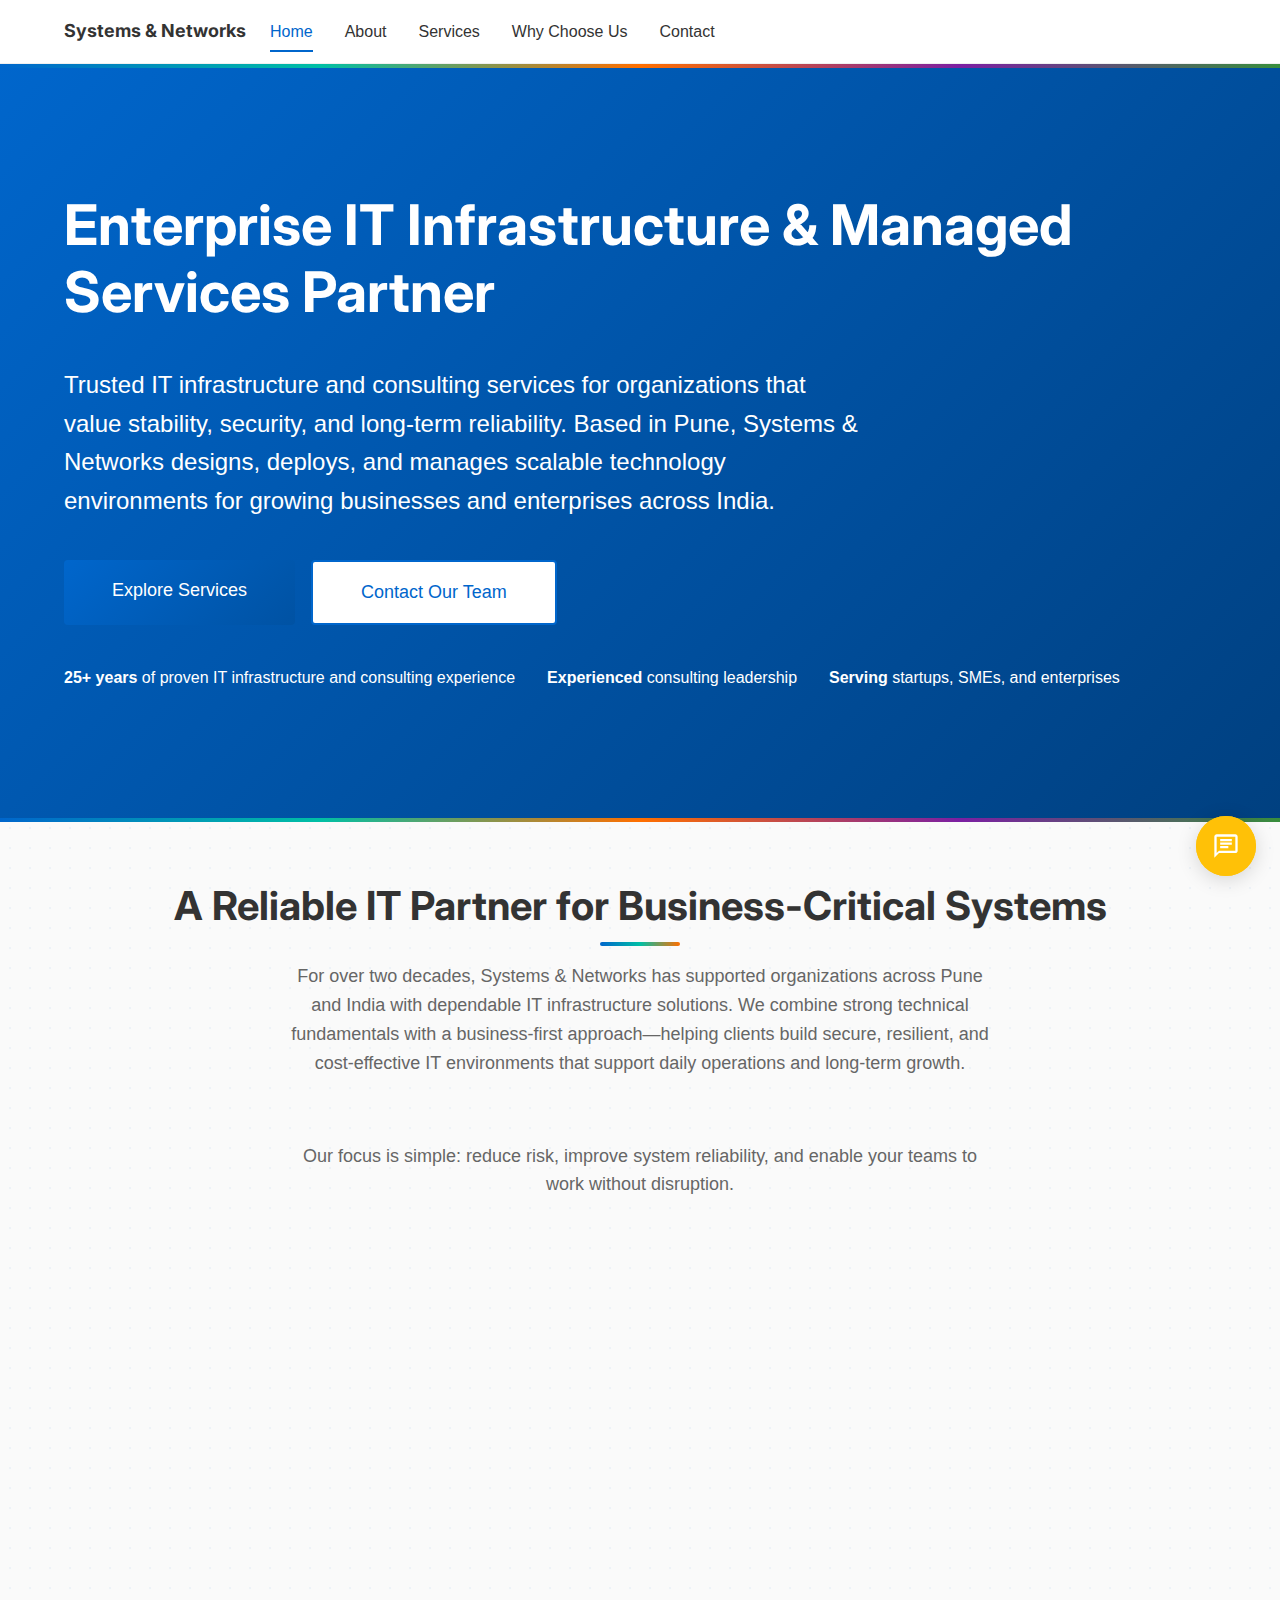
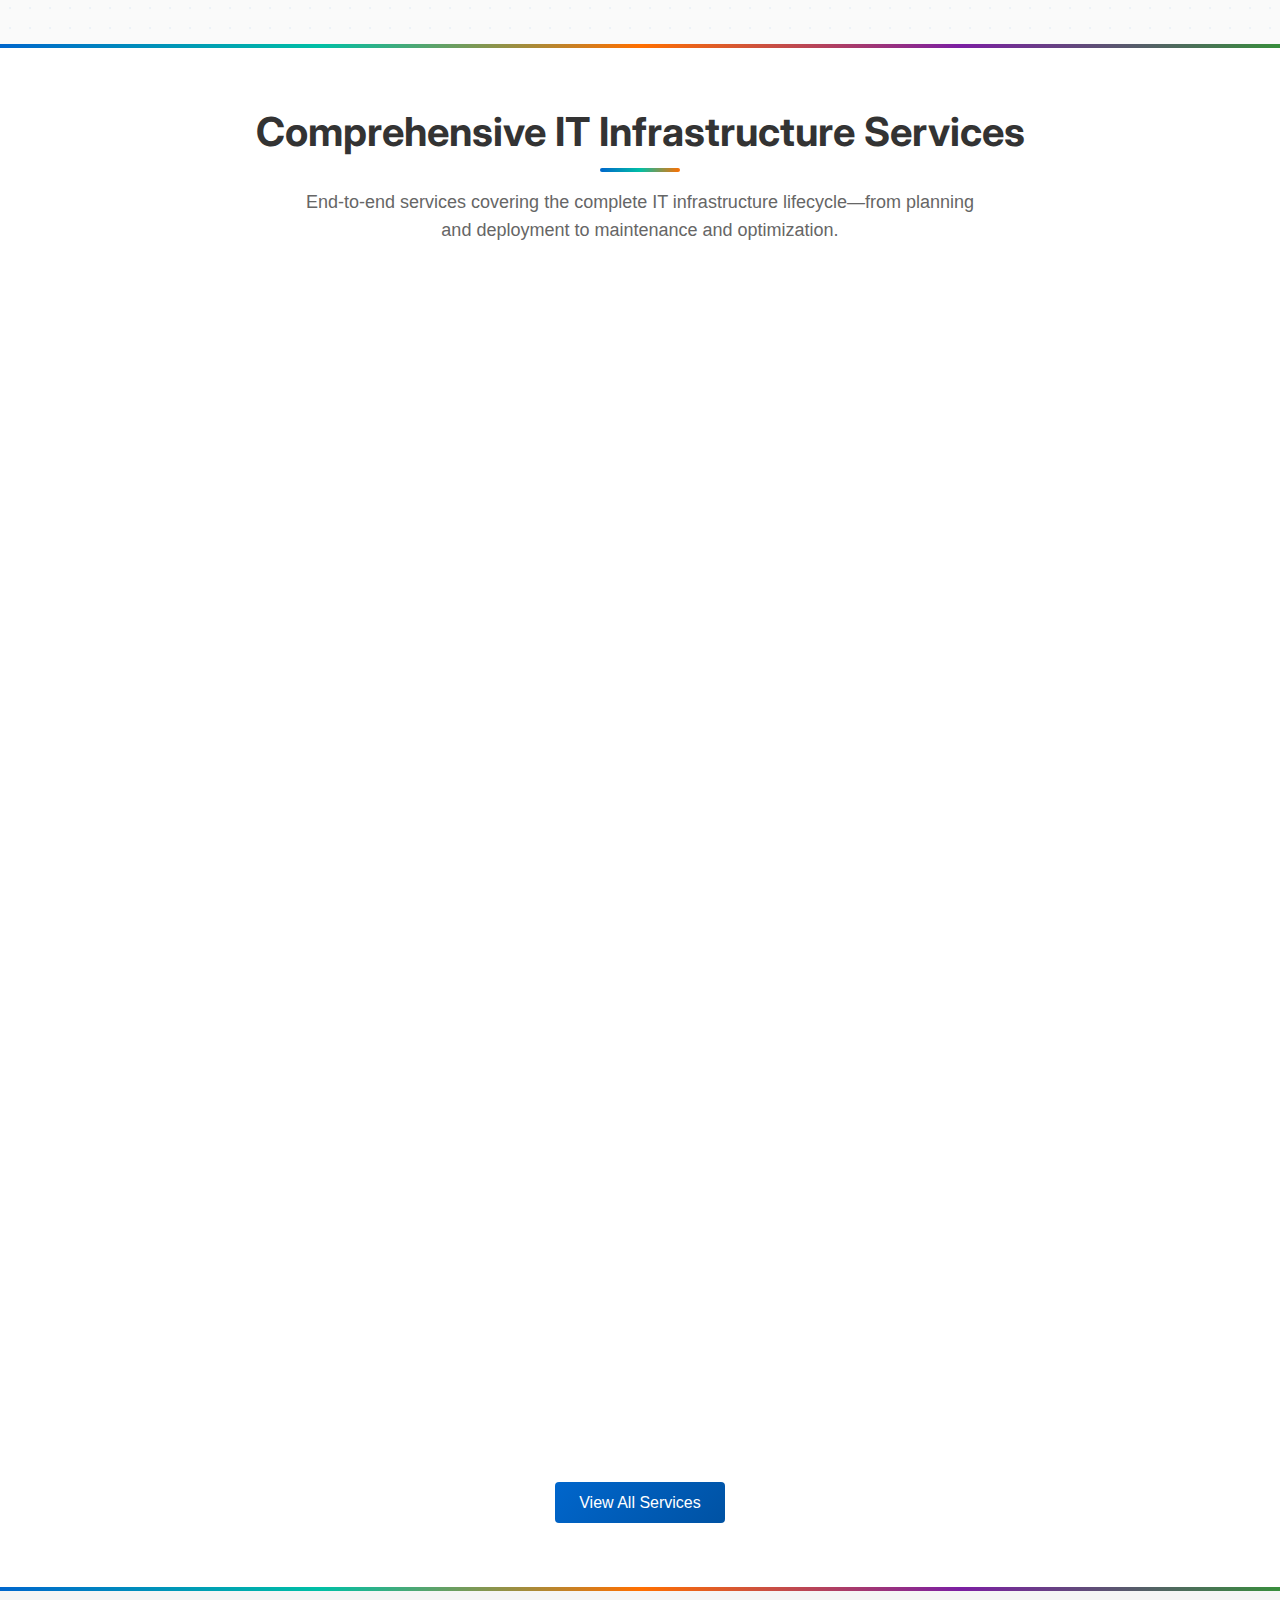
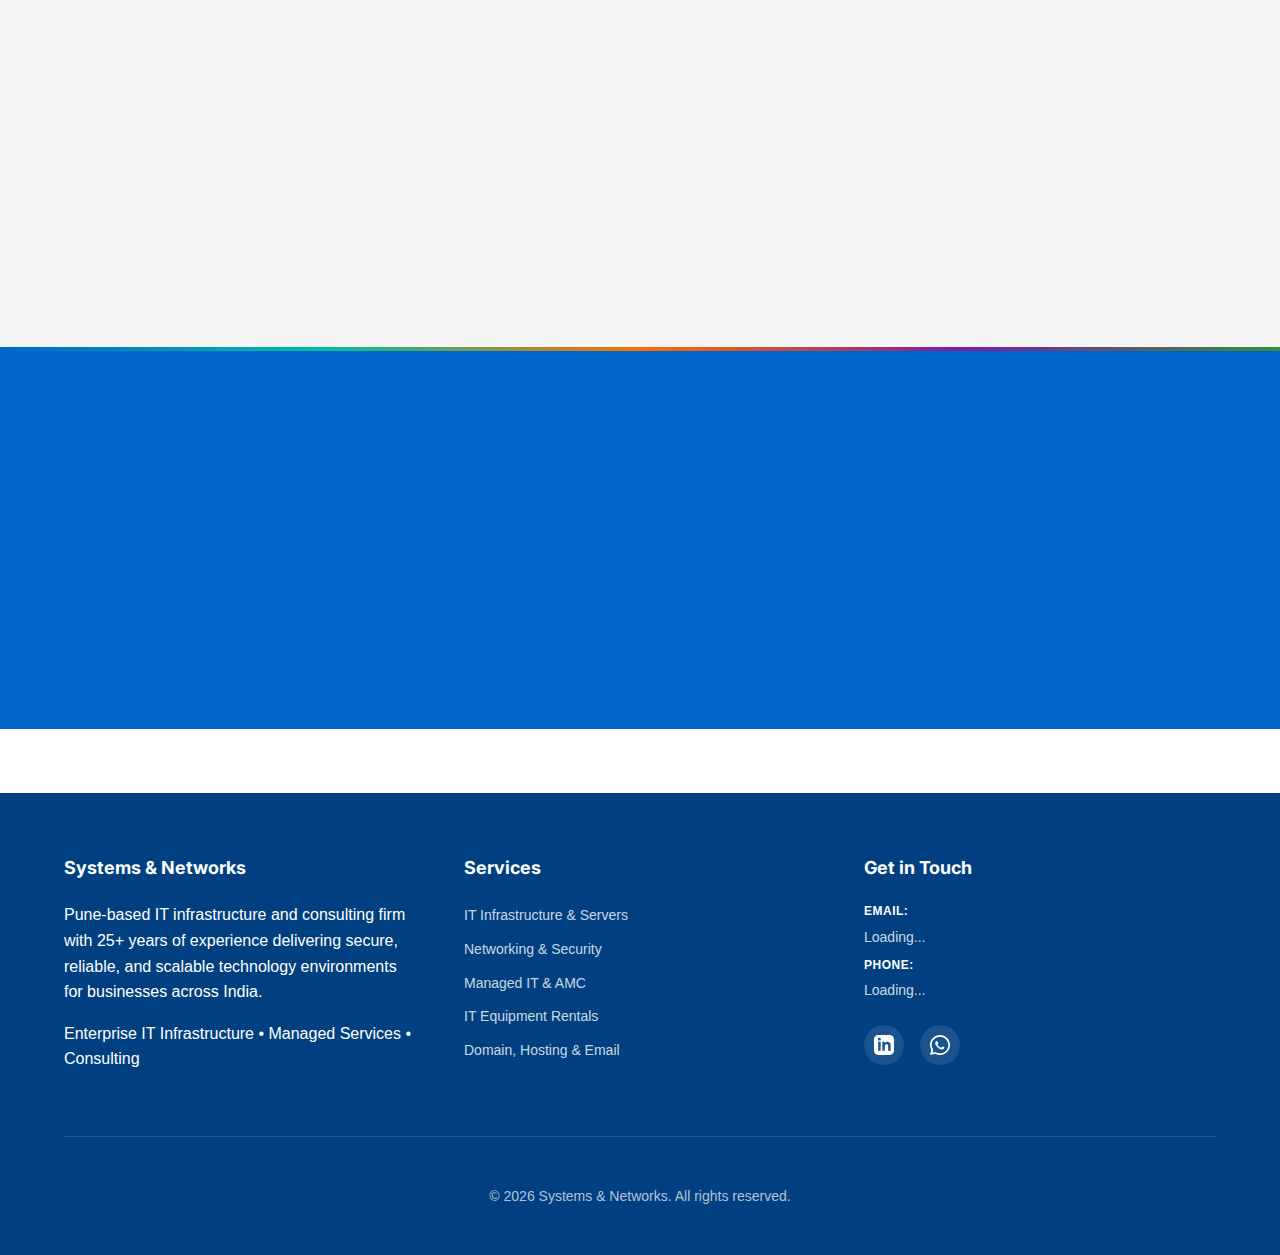
<file: index.html>
<!DOCTYPE html>
<html lang="en">

<head>
    <meta charset="UTF-8">
    <meta name="viewport" content="width=device-width, initial-scale=1.0">
    <meta name="description"
        content="Systems & Networks is a Pune-based IT services company delivering enterprise-grade IT infrastructure, networking, and consulting solutions with over 25 years of experience.">
    <meta name="keywords"
        content="IT services Pune, IT infrastructure Pune, networking services, servers, cloud solutions, IT consulting India">
    <title>Systems & Networks - Enterprise IT Services & Infrastructure | Pune</title>

    <!-- Open Graph / Facebook -->
    <meta property="og:type" content="website">
    <meta property="og:url" content="https://www.sysandnet.com/">
    <meta property="og:title" content="Systems & Networks - Enterprise IT Services & Infrastructure">
    <meta property="og:description"
        content="Trusted IT infrastructure and consulting services for organizations. 25+ years of proven IT infrastructure experience serving startups, SMEs, and enterprises across India.">
    <meta property="og:site_name" content="Systems & Networks">
    <meta property="og:locale" content="en_IN">

    <!-- Twitter Card -->
    <meta name="twitter:card" content="summary_large_image">
    <meta name="twitter:url" content="https://www.sysandnet.com/">
    <meta name="twitter:title" content="Systems & Networks - Enterprise IT Services & Infrastructure">
    <meta name="twitter:description"
        content="Trusted IT infrastructure and consulting services for organizations. 25+ years of proven IT infrastructure experience serving startups, SMEs, and enterprises across India.">

    <!-- Canonical URL -->
    <link rel="canonical" href="https://www.sysandnet.com/">

    <!-- Favicon -->
    <link rel="icon" type="image/png" href="images/icons/favicon.png">

    <!-- Stylesheets -->
    <link rel="stylesheet" href="css/styles.css">
    <link rel="stylesheet" href="css/theme-option-2-vibrant-corporate.css">
    <link rel="stylesheet" href="css/chatbot.css">
</head>

<body>

    <!-- Header Container (loaded dynamically) -->
    <div id="header-container" role="banner" aria-label="Site Header"></div>

    <!-- MAIN CONTENT -->
    <main>
        <!-- Hero Section -->
        <section class="hero-section" style="background: var(--bg-lighter);">
            <div class="container"
                style="display: grid; align-items: center; gap: var(--spacing-2xl); padding-top: var(--spacing-3xl); padding-bottom: var(--spacing-3xl);">
                <div class="animate-on-scroll slide-up"
                    style="display: flex; flex-direction: column; gap: var(--spacing-lg);">
                    <h1>Enterprise IT Infrastructure & Managed Services Partner</h1>
                    <p class="text-light" style="font-size: var(--font-size-xl); max-width: 800px;">
                        Trusted IT infrastructure and consulting services for organizations that value stability,
                        security, and long-term
                        reliability. Based in Pune, Systems & Networks designs, deploys, and manages scalable technology
                        environments for
                        growing businesses and enterprises across India.
                    </p>
                    <div class="btn-group">
                        <a href="services.html" class="btn btn-primary btn-large">Explore Services</a>
                        <a href="contact.html" class="btn btn-secondary btn-large">Contact Our Team</a>
                    </div>
                    <div
                        style="display:flex; gap: var(--spacing-xl); flex-wrap: wrap; margin-top: var(--spacing-md); color: var(--text-light);">
                        <span><strong>25+ years</strong> of proven IT infrastructure and consulting experience</span>
                        <span><strong>Experienced</strong> consulting leadership</span>
                        <span><strong>Serving</strong> startups, SMEs, and enterprises</span>
                    </div>
                </div>
            </div>
        </section>

        <!-- Introduction -->
        <section>
            <div class="container">
                <h2 class="section-title">A Reliable IT Partner for Business-Critical Systems</h2>
                <p class="section-subtitle">
                    For over two decades, Systems & Networks has supported organizations across Pune and India with
                    dependable IT
                    infrastructure solutions. We combine strong technical fundamentals with a business-first
                    approach—helping clients build
                    secure, resilient, and cost-effective IT environments that support daily operations and long-term
                    growth.
                </p>
                <p class="section-subtitle">
                    Our focus is simple: reduce risk, improve system reliability, and enable your teams to work without
                    disruption.
                </p>
                <div
                    style="display: grid; grid-template-columns: repeat(auto-fit, minmax(260px, 1fr)); gap: var(--spacing-2xl);">
                    <div class="card animate-on-scroll slide-up">
                        <h3 class="card-title">Business-Aligned Delivery</h3>
                        <p class="card-text">Clear scope definition, structured execution, and measurable
                            outcomes—ensuring predictable delivery with minimal
                            operational risk.</p>
                    </div>
                    <div class="card animate-on-scroll slide-up">
                        <h3 class="card-title">Security &amp; Stability First</h3>
                        <p class="card-text">Infrastructure designed around security best practices, uptime, data
                            protection, and compliance readiness.</p>
                    </div>
                    <div class="card animate-on-scroll slide-up">
                        <h3 class="card-title">Experienced Support Team</h3>
                        <p class="card-text">Direct access to seasoned engineers for consultation, deployment,
                            troubleshooting, and long-term infrastructure management.</p>
                    </div>
                </div>
            </div>
        </section>

        <!-- Services Overview -->
        <section>
            <div class="container">
                <h2 class="section-title">Comprehensive IT Infrastructure Services</h2>
                <p class="section-subtitle">End-to-end services covering the complete IT infrastructure lifecycle—from
                    planning and deployment to maintenance and
                    optimization.</p>
                <div class="grid animate-on-scroll fade-in"
                    style="grid-template-columns: repeat(auto-fit, minmax(280px, 1fr)); gap: var(--spacing-xl);">
                    <!-- IT Infrastructure -->
                    <div class="card" aria-label="IT Infrastructure">
                        <div class="card-icon" aria-hidden="true">
                            <svg viewBox="0 0 24 24" width="60" height="60" fill="currentColor">
                                <path d="M4 5h16v6H4zM4 13h16v6H4zM7 7h2v2H7zM7 15h2v2H7z" />
                            </svg>
                        </div>
                        <h3 class="card-title">IT Infrastructure</h3>
                        <p class="card-text">Design, deployment, and modernization of on-premise and hybrid IT
                            environments built for performance and scalability.
                        </p>
                    </div>
                    <!-- Networking -->
                    <div class="card" aria-label="Networking">
                        <div class="card-icon" aria-hidden="true">
                            <svg viewBox="0 0 24 24" width="60" height="60" fill="currentColor">
                                <path
                                    d="M12 3a3 3 0 110 6 3 3 0 010-6zm0 6v6m-6 6a3 3 0 110-6 3 3 0 010 6zm12 0a3 3 0 110-6 3 3 0 010 6zM6 17h12" />
                            </svg>
                        </div>
                        <h3 class="card-title">Networking</h3>
                        <p class="card-text">Secure LAN, WAN, and Wi-Fi solutions with reliable connectivity,
                            performance optimization, and remote access
                            capabilities.</p>
                    </div>
                    <!-- Servers & Cloud -->
                    <div class="card" aria-label="Servers and Cloud">
                        <div class="card-icon" aria-hidden="true">
                            <svg viewBox="0 0 24 24" width="60" height="60" fill="currentColor">
                                <path d="M6 16a4 4 0 010-8 5 5 0 019.6-1.2A4.5 4.5 0 1118 16H6z" />
                            </svg>
                        </div>
                        <h3 class="card-title">Servers &amp; Cloud</h3>
                        <p class="card-text">Virtualization, storage, backup, disaster recovery, and cloud integration
                            aligned with business continuity goals.</p>
                    </div>
                    <!-- Computers & Laptops -->
                    <div class="card" aria-label="Computers and Laptops">
                        <div class="card-icon" aria-hidden="true">
                            <svg viewBox="0 0 24 24" width="60" height="60" fill="currentColor">
                                <path d="M4 5h16v10H4zM2 17h20v2H2z" />
                            </svg>
                        </div>
                        <h3 class="card-title">Computers &amp; Laptops</h3>
                        <p class="card-text">Procurement, configuration, deployment, and lifecycle management of
                            end-user computing devices.</p>
                    </div>
                    <!-- IT Rentals -->
                    <div class="card" aria-label="IT Rentals">
                        <div class="card-icon" aria-hidden="true">
                            <svg viewBox="0 0 24 24" width="60" height="60" fill="currentColor">
                                <path d="M6 7h12l2 4H4l2-4zm-2 6h16v6H4z" />
                            </svg>
                        </div>
                        <h3 class="card-title">IT Rentals</h3>
                        <p class="card-text">Flexible hardware rental solutions for short-term projects, seasonal
                            demand, training programs, and events.</p>
                    </div>
                    <!-- Domains, Hosting, Email -->
                    <div class="card" aria-label="Domains, Hosting, Email">
                        <div class="card-icon" aria-hidden="true">
                            <svg viewBox="0 0 24 24" width="60" height="60" fill="currentColor">
                                <path d="M3 5h18v14H3zM4 6l8 6 8-6" />
                            </svg>
                        </div>
                        <h3 class="card-title">Domain, Hosting &amp; Email</h3>
                        <p class="card-text">Domain registration, web hosting, and professional email solutions with
                            reliable uptime and support.</p>
                    </div>
                    <!-- Annual Maintenance Contract -->
                    <div class="card" aria-label="Annual Maintenance Contract">
                        <div class="card-icon" aria-hidden="true">
                            <svg viewBox="0 0 24 24" width="60" height="60" fill="currentColor">
                                <path
                                    d="M9 11H7v2h2v-2zm4 0h-2v2h2v-2zm4 0h-2v2h2v-2zm2-7h-1V2h-2v2H8V2H6v2H5c-1.11 0-1.99.9-1.99 2L3 20c0 1.1.89 2 2 2h14c1.1 0 2-.9 2-2V6c0-1.1-.9-2-2-2zm0 16H5V9h14v11z" />
                            </svg>
                        </div>
                        <h3 class="card-title">Annual Maintenance Contract</h3>
                        <p class="card-text">Proactive monitoring, preventive maintenance, and responsive support to
                            ensure uninterrupted operations.</p>
                    </div>
                    <!-- Security Systems & Access Control -->
                    <div class="card" aria-label="Security Systems and Access Control">
                        <div class="card-icon" aria-hidden="true">
                            <svg viewBox="0 0 24 24" width="60" height="60" fill="currentColor">
                                <path
                                    d="M12 0C12 0 3 5 3 12c0 7 9 12 9 12s9-5 9-12c0-7-9-12-9-12zm0 20c-4 0-6-3-6-8c0-4 2-7 6-7s6 3 6 7c0 5-2 8-6 8z" />
                            </svg>
                        </div>
                        <h3 class="card-title">Security Systems &amp; Access Control</h3>
                        <p class="card-text">Integrated physical security, CCTV surveillance, biometric access control,
                            and attendance systems for facilities protection.</p>
                    </div>
                </div>
                <div class="text-center mt-4">
                    <a href="services.html" class="btn btn-primary">View All Services</a>
                </div>
            </div>
        </section>

        <!-- Experience Highlight -->
        <section style="background: var(--bg-light);">
            <div class="container">
                <div style="display: grid; grid-template-columns: repeat(auto-fit, minmax(220px, 1fr)); gap: var(--spacing-2xl); align-items: center;"
                    class="animate-on-scroll slide-up">
                    <div class="card" style="text-align: center;">
                        <h3 class="text-primary" style="margin-bottom: var(--spacing-sm);">
                            <span class="counter" data-target="25">25</span>+
                        </h3>
                        <p class="card-text">Years of IT infrastructure service delivery</p>
                    </div>
                    <div class="card" style="text-align: center;">
                        <h3 class="text-primary" style="margin-bottom: var(--spacing-sm);">Consulting</h3>
                        <p class="card-text">Seasoned Consulting Leadership with deep industry exposure</p>
                    </div>
                    <div class="card" style="text-align: center;">
                        <h3 class="text-primary" style="margin-bottom: var(--spacing-sm);">Support</h3>
                        <p class="card-text">Supporting Startups to Enterprises across diverse sectors</p>
                    </div>
                </div>
            </div>
        </section>

        <!-- Call to Action -->
        <section style="background: var(--primary-color); color: var(--white);">
            <div class="container" style="display: grid; gap: var(--spacing-lg); text-align: center;">
                <h2 class="animate-on-scroll fade-in">Plan Your IT with Confidence</h2>
                <p class="animate-on-scroll fade-in" style="max-width: 720px; margin: 0 auto;">
                    Whether you are setting up new infrastructure, upgrading existing systems, or looking for a
                    dependable IT partner, our
                    Pune-based specialists are ready to help.

                    We provide clear guidance, practical solutions, and dependable execution—without unnecessary
                    complexity.
                </p>
                <div class="btn-group animate-on-scroll slide-up" style="justify-content: center;">
                    <a href="#" data-contact="KzkxOTYyMzI2ODkzOQ==" data-type="whatsapp" target="_blank"
                        rel="noopener noreferrer" class="btn btn-secondary btn-large"
                        style="border-color: var(--white); color: var(--white); display: inline-flex; align-items: center; gap: 8px;">
                        <svg width="20" height="20" viewBox="0 0 24 24" fill="currentColor" aria-hidden="true">
                            <path
                                d="M20.52 3.48A11.94 11.94 0 0 0 12 0C5.37 0 0 5.37 0 12c0 2.11.55 4.17 1.6 6L0 24l6.15-1.6A11.93 11.93 0 0 0 12 24c6.63 0 12-5.37 12-12 0-3.2-1.25-6.21-3.48-8.52z" />
                        </svg>
                        Chat on WhatsApp
                    </a>
                    <a href="#" data-contact="KzkxIDk2MjMyIDY4OTM5" data-type="phone"
                        class="btn btn-secondary btn-large"><span data-contact-text="KzkxIDk2MjMyIDY4OTM5">Call
                            Us</span></a>
                </div>
            </div>
        </section>

    </main>

    <!-- Footer Container (loaded dynamically) -->
    <div id="footer-container" role="contentinfo" aria-label="Site Footer"></div>

    <!-- JavaScript -->
    <script src="js/header-footer.js" defer></script>
    <script src="js/animations.js" defer></script>
    <script src="js/main.js" defer></script>
    <script src="js/chatbot.js" defer></script>

</body>

</html>
</file>
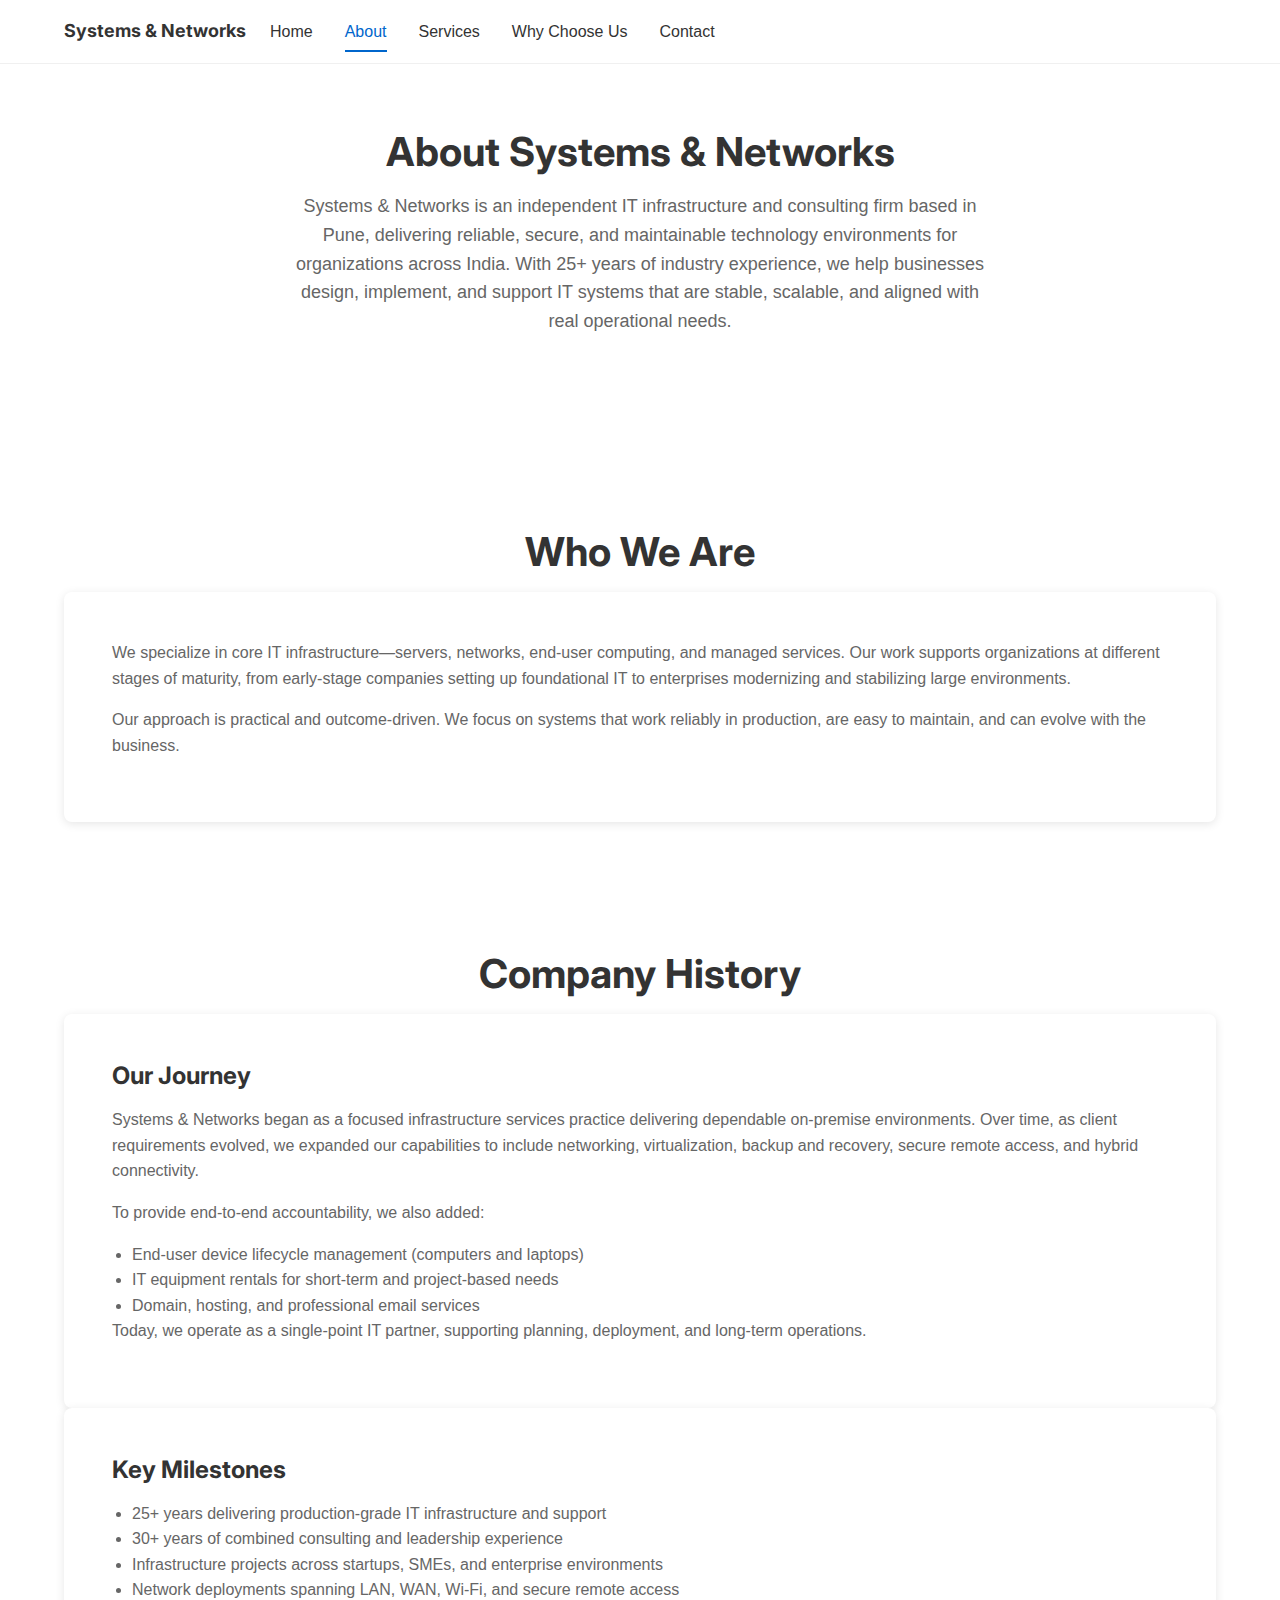
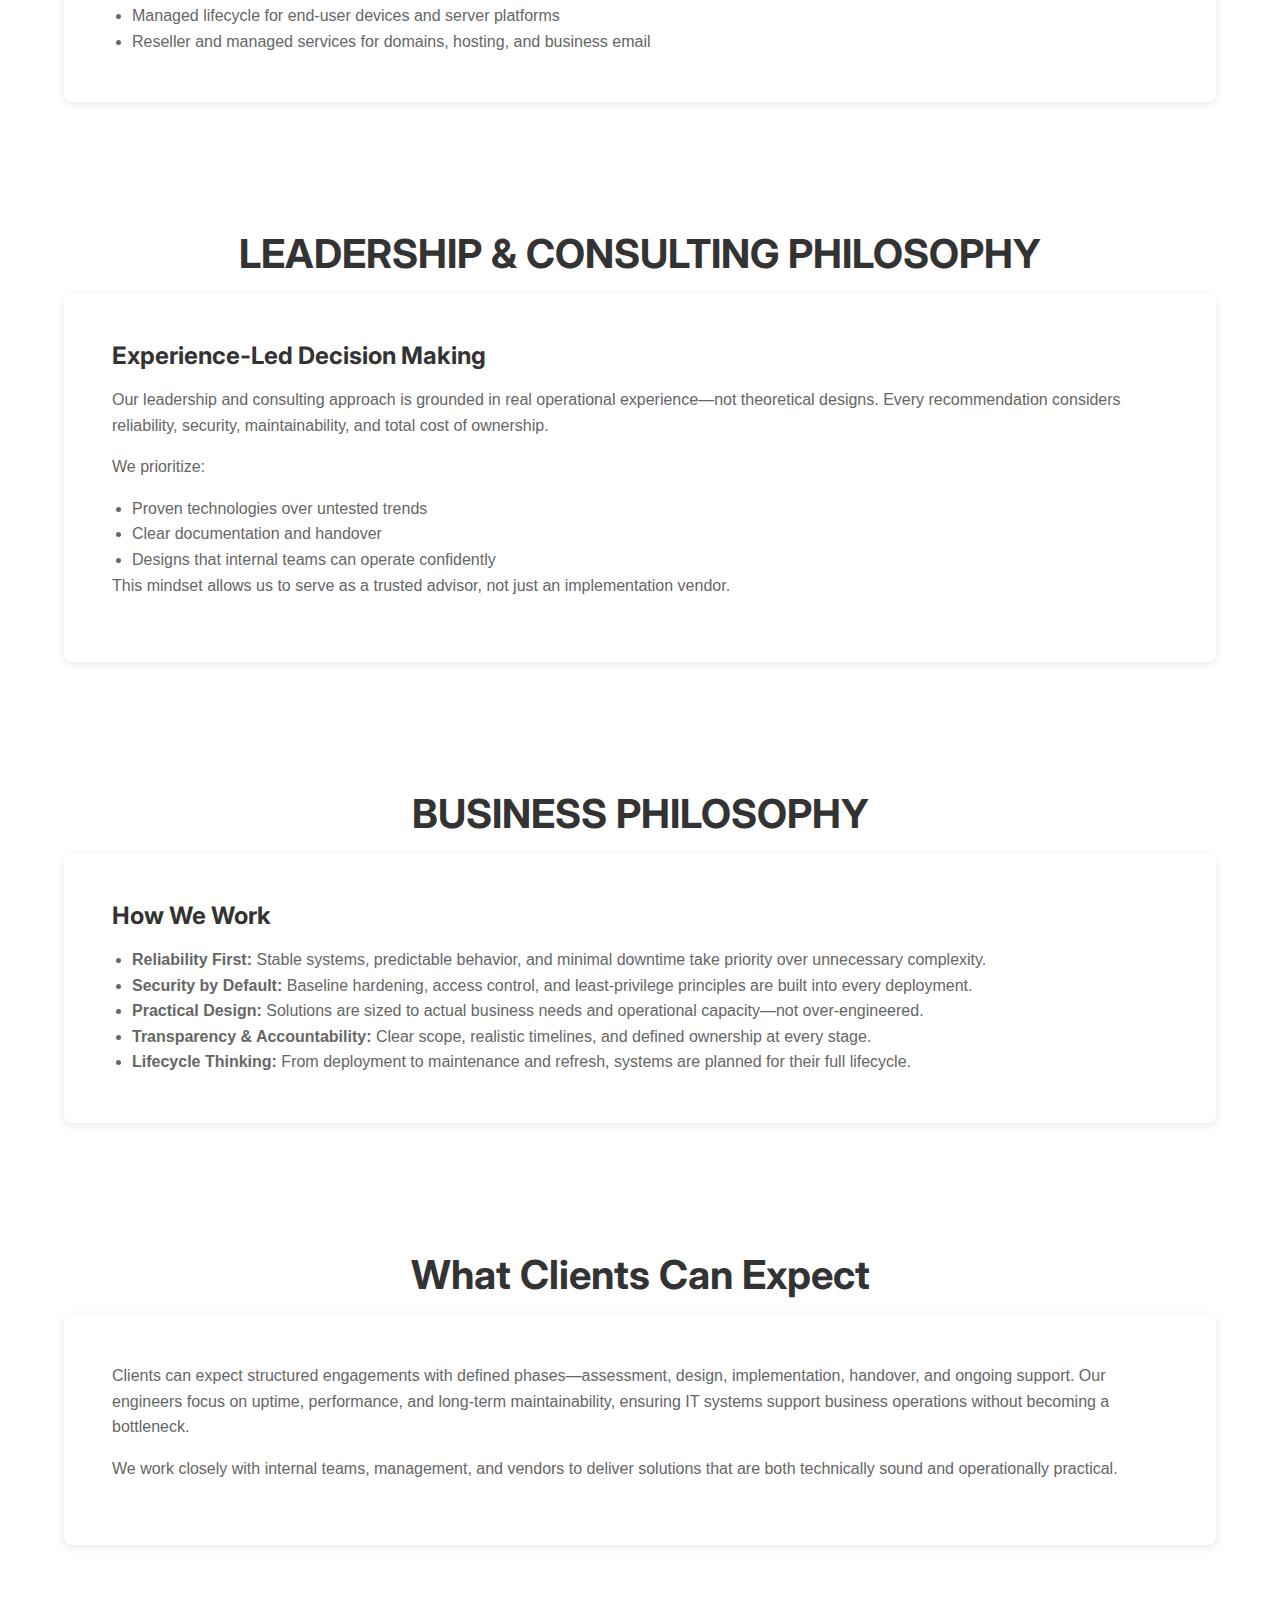
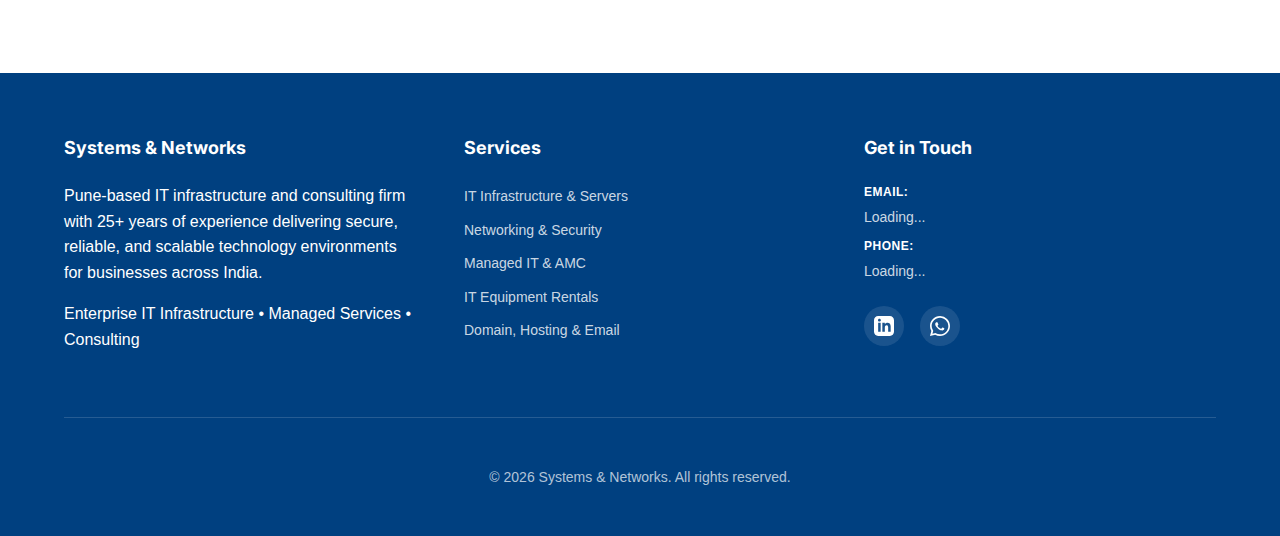
<file: about.html>
<!DOCTYPE html>
<html lang="en">

<head>
    <meta charset="UTF-8">
    <meta name="viewport" content="width=device-width, initial-scale=1.0">
    <meta name="description"
        content="About Systems & Networks - 25+ years of IT services expertise with 30+ years of consultation experience">
    <meta name="keywords" content="about us, IT company, IT services experience, IT consultation, technology solutions">
    <title>About Us - Systems & Networks</title>

    <!-- Favicon -->
    <link rel="icon" type="image/png" href="images/icons/favicon.png">

    <!-- Stylesheets -->
    <link rel="stylesheet" href="css/styles.css">
</head>

<body>

    <!-- Header Container (loaded dynamically) -->
    <div id="header-container" role="banner" aria-label="Site Header"></div>

    <!-- MAIN CONTENT -->
    <main>
        <!-- Page Header -->
        <section>
            <div class="container">
                <h1 class="section-title">About Systems &amp; Networks</h1>
                <p class="section-subtitle">
                    Systems & Networks is an independent IT infrastructure and consulting firm based in Pune, delivering
                    reliable, secure,
                    and maintainable technology environments for organizations across India.

                    With 25+ years of industry experience, we help businesses design, implement, and support IT systems
                    that are stable, scalable, and aligned with real operational needs.
                </p>
            </div>
        </section>

        <!-- Who We Are -->
        <section>
            <div class="container">
                <h2 class="section-title">Who We Are</h2>
                <div class="row">
                    <div class="col col-12">
                        <article class="card">
                            <p class="card-text">
                                We specialize in core IT infrastructure—servers, networks, end-user computing, and
                                managed services. Our work supports organizations at different stages of maturity, from
                                early-stage companies setting up foundational IT to enterprises modernizing and
                                stabilizing large environments.
                            </p>
                            <p class="card-text">
                                Our approach is practical and outcome-driven. We focus on systems that work reliably in
                                production, are easy to maintain, and can evolve with the business.
                            </p>
                        </article>
                    </div>
                </div>
            </div>
        </section>

        <!-- Company History -->
        <section>
            <div class="container">
                <h2 class="section-title">Company History</h2>
                <div class="row">
                    <div class="col col-6">
                        <article class="card">
                            <h3 class="card-title">Our Journey</h3>
                            <p class="card-text">
                                Systems &amp; Networks began as a focused infrastructure services practice delivering
                                dependable on‑premise environments. Over time, as client requirements evolved, we
                                expanded our capabilities to include networking, virtualization, backup and recovery,
                                secure remote access, and hybrid connectivity.
                            </p>
                            <p class="card-text">To provide end-to-end accountability, we also added:</p>
                            <ul class="card-text" style="list-style: disc; padding-left: 1.25rem;">
                                <li>End-user device lifecycle management (computers and laptops)</li>
                                <li>IT equipment rentals for short-term and project-based needs</li>
                                <li>Domain, hosting, and professional email services</li>
                            </ul>
                            <p class="card-text">
                                Today, we operate as a single-point IT partner, supporting planning, deployment, and
                                long-term operations.
                            </p>
                        </article>
                    </div>
                    <div class="col col-6">
                        <article class="card">
                            <h3 class="card-title">Key Milestones</h3>
                            <ul class="card-text" style="list-style: disc; padding-left: 1.25rem;">
                                <li>25+ years delivering production-grade IT infrastructure and support</li>
                                <li>30+ years of combined consulting and leadership experience</li>
                                <li>Infrastructure projects across startups, SMEs, and enterprise environments</li>
                                <li>Network deployments spanning LAN, WAN, Wi-Fi, and secure remote access</li>
                                <li>Managed lifecycle for end-user devices and server platforms</li>
                                <li>Reseller and managed services for domains, hosting, and business email</li>
                            </ul>
                        </article>
                    </div>
                </div>
            </div>
        </section>

        <!-- Leadership & Consulting Philosophy -->
        <section>
            <div class="container">
                <h2 class="section-title">LEADERSHIP &amp; CONSULTING PHILOSOPHY</h2>
                <div class="row">
                    <div class="col col-12">
                        <article class="card">
                            <h3 class="card-title">Experience-Led Decision Making</h3>
                            <p class="card-text">
                                Our leadership and consulting approach is grounded in real operational experience—not
                                theoretical designs. Every recommendation considers reliability, security,
                                maintainability, and total cost of ownership.
                            </p>
                            <p class="card-text">We prioritize:</p>
                            <ul class="card-text" style="list-style: disc; padding-left: 1.25rem;">
                                <li>Proven technologies over untested trends</li>
                                <li>Clear documentation and handover</li>
                                <li>Designs that internal teams can operate confidently</li>
                            </ul>
                            <p class="card-text">
                                This mindset allows us to serve as a trusted advisor, not just an implementation vendor.
                            </p>
                        </article>
                    </div>
                </div>
            </div>
        </section>

        <!-- Business Philosophy -->
        <section>
            <div class="container">
                <h2 class="section-title">BUSINESS PHILOSOPHY</h2>
                <div class="row">
                    <div class="col col-12">
                        <article class="card">
                            <h3 class="card-title">How We Work</h3>
                            <ul class="card-text" style="list-style: disc; padding-left: 1.25rem;">
                                <li><strong>Reliability First:</strong> Stable systems, predictable behavior, and
                                    minimal downtime take priority over unnecessary complexity.</li>
                                <li><strong>Security by Default:</strong> Baseline hardening, access control, and
                                    least-privilege principles are built into every deployment.</li>
                                <li><strong>Practical Design:</strong> Solutions are sized to actual business needs and
                                    operational capacity—not over-engineered.</li>
                                <li><strong>Transparency &amp; Accountability:</strong> Clear scope, realistic
                                    timelines, and defined ownership at every stage.</li>
                                <li><strong>Lifecycle Thinking:</strong> From deployment to maintenance and refresh,
                                    systems are planned for their full lifecycle.</li>
                            </ul>
                        </article>
                    </div>
                </div>
            </div>
        </section>

        <!-- What Clients Can Expect -->
        <section>
            <div class="container">
                <h2 class="section-title">What Clients Can Expect</h2>
                <div class="row">
                    <div class="col col-12">
                        <article class="card">
                            <p class="card-text">
                                Clients can expect structured engagements with defined phases—assessment, design,
                                implementation, handover, and ongoing support. Our engineers focus on uptime,
                                performance, and long-term maintainability, ensuring IT systems support business
                                operations without becoming a bottleneck.
                            </p>
                            <p class="card-text">
                                We work closely with internal teams, management, and vendors to deliver solutions that
                                are both technically sound and operationally practical.
                            </p>
                        </article>
                    </div>
                </div>
            </div>
        </section>

    </main>

    <!-- Footer Container (loaded dynamically) -->
    <div id="footer-container" role="contentinfo" aria-label="Site Footer"></div>

    <!-- JavaScript -->
    <script src="js/header-footer.js" defer></script>
    <script src="js/animations.js" defer></script>
    <script src="js/main.js" defer></script>

</body>

</html>
</file>
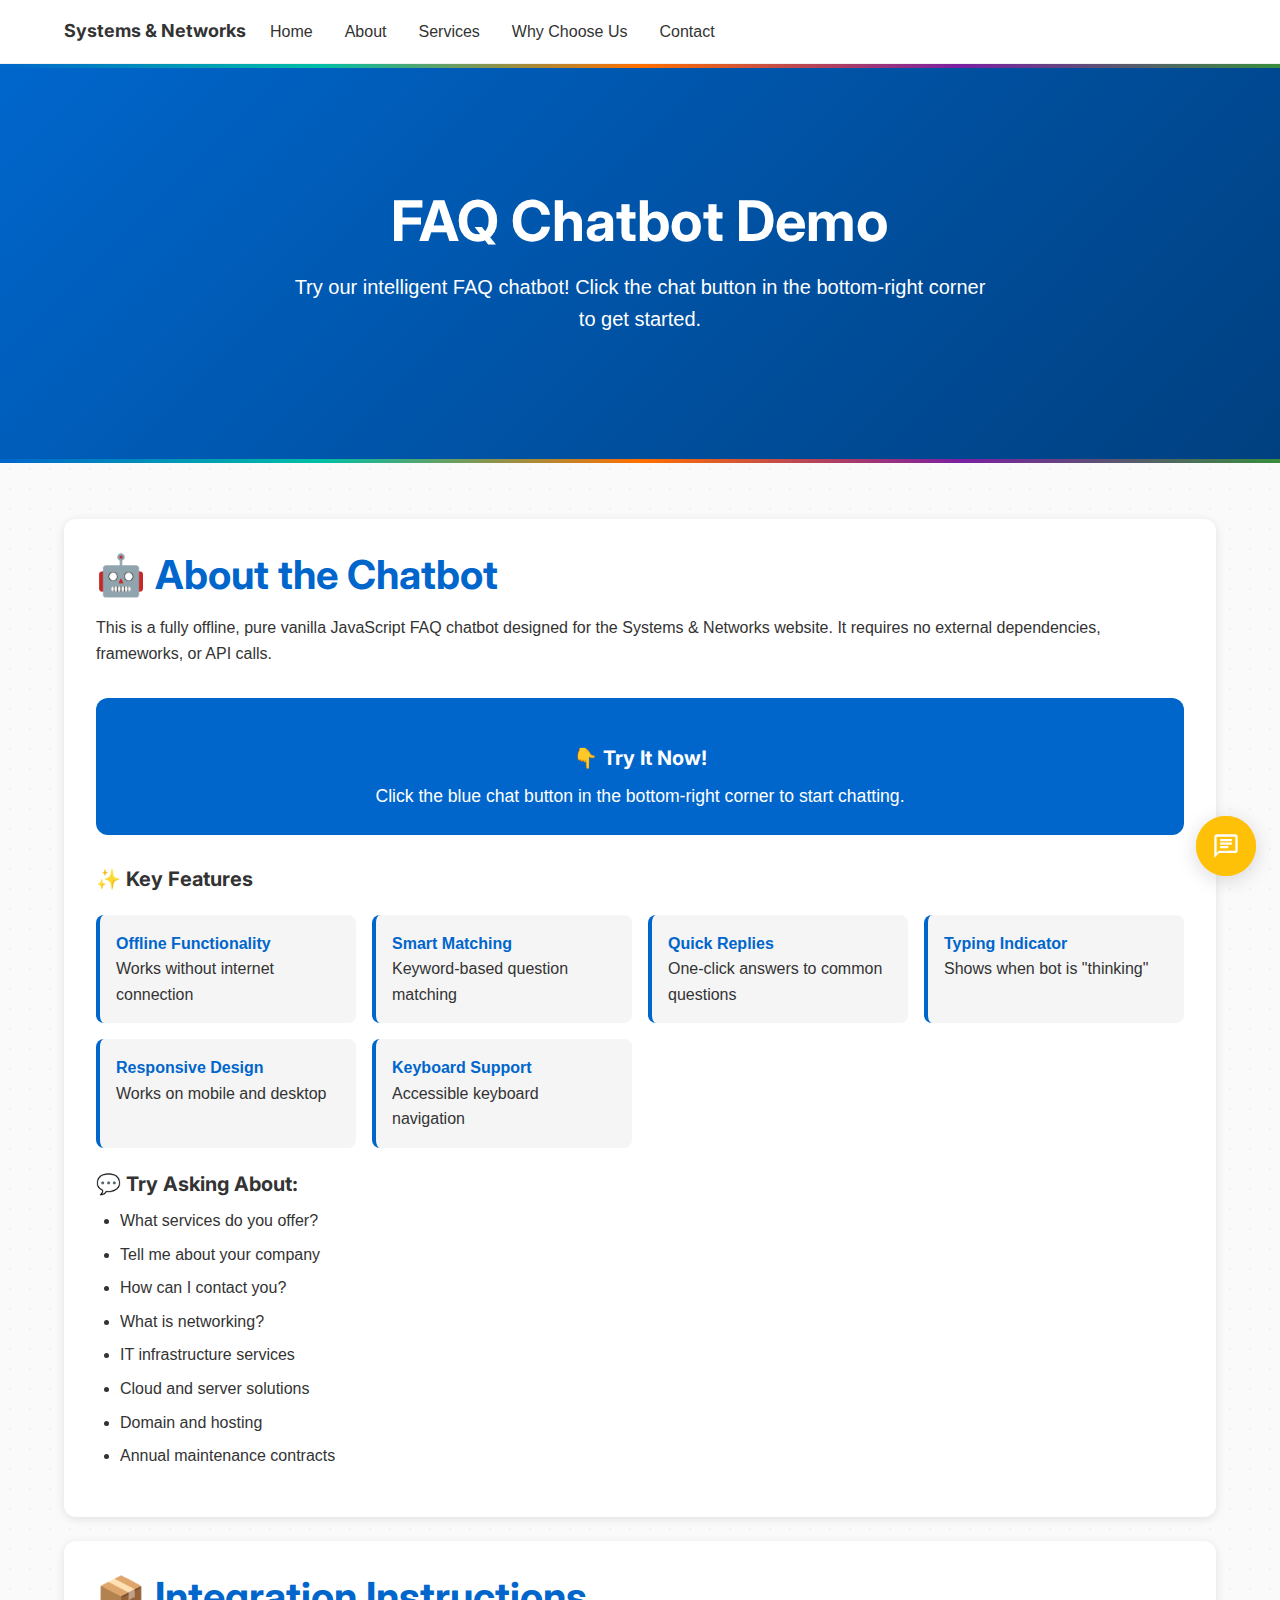
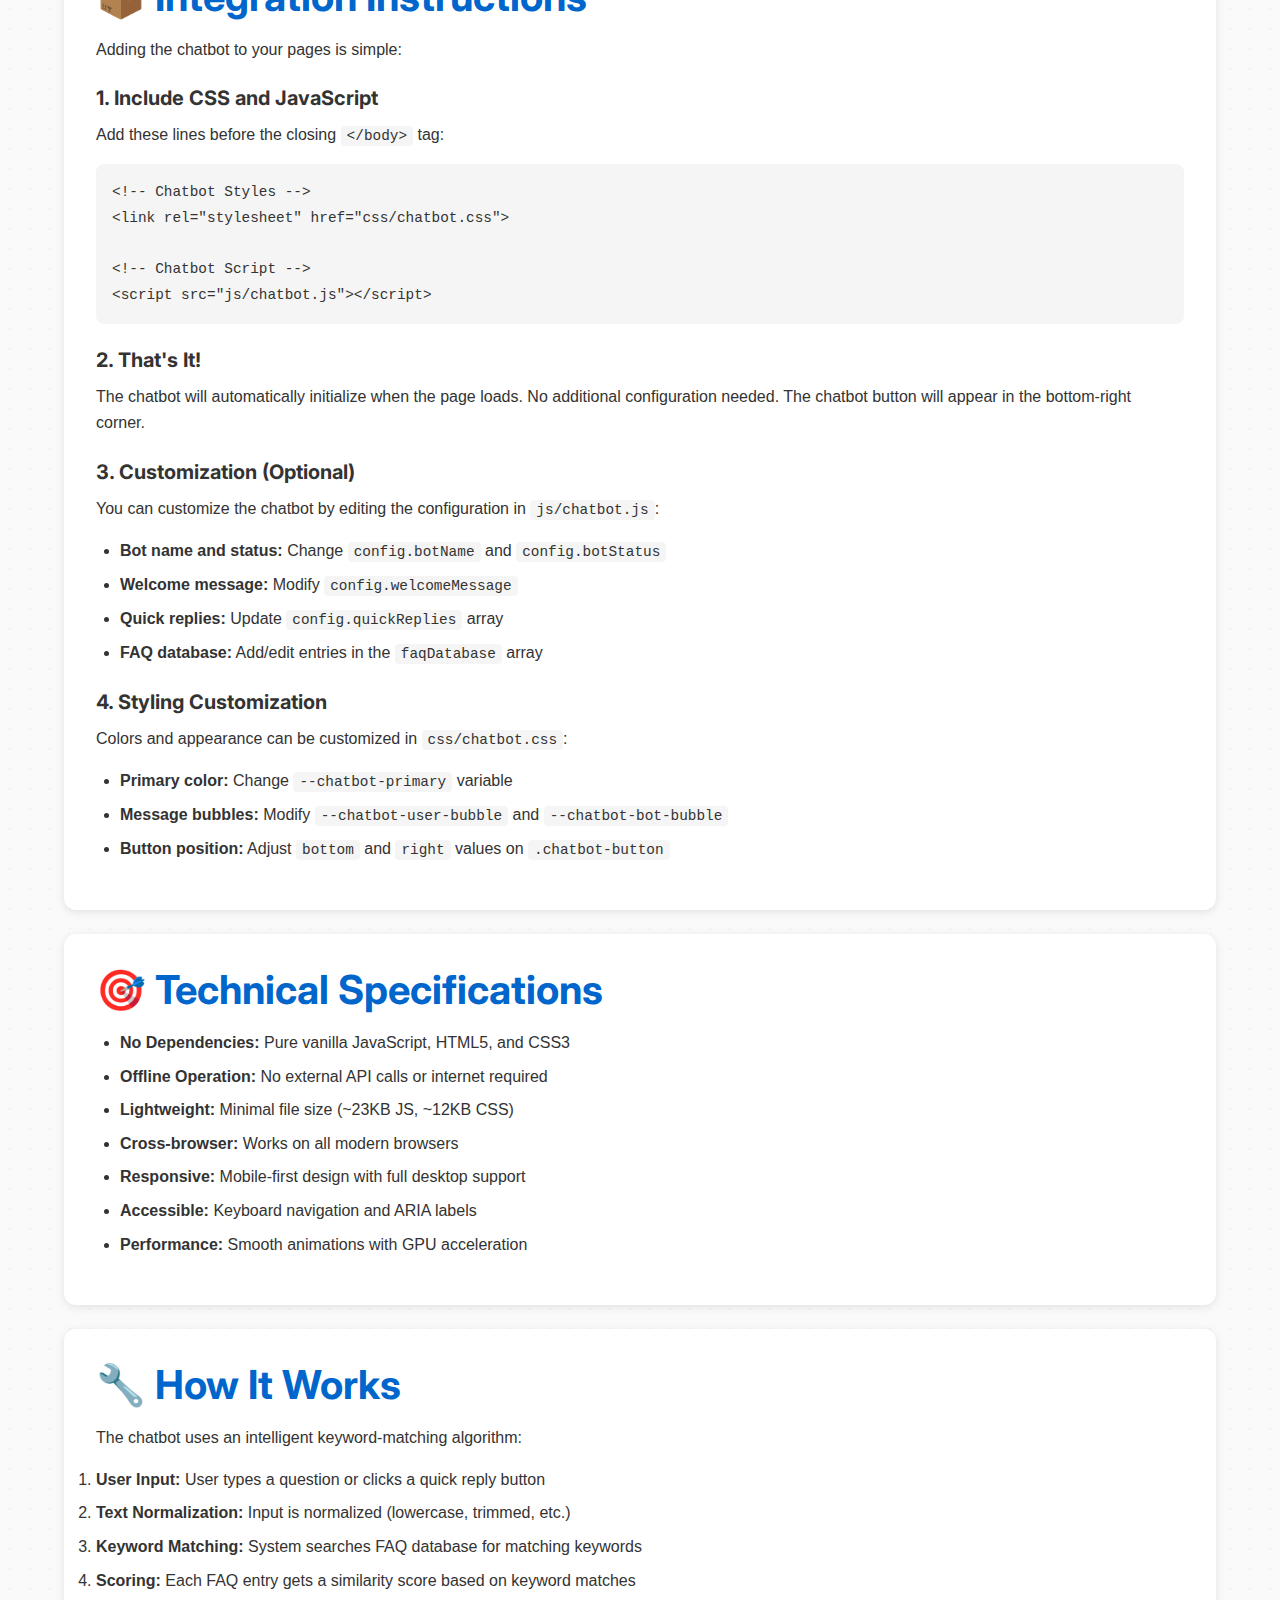
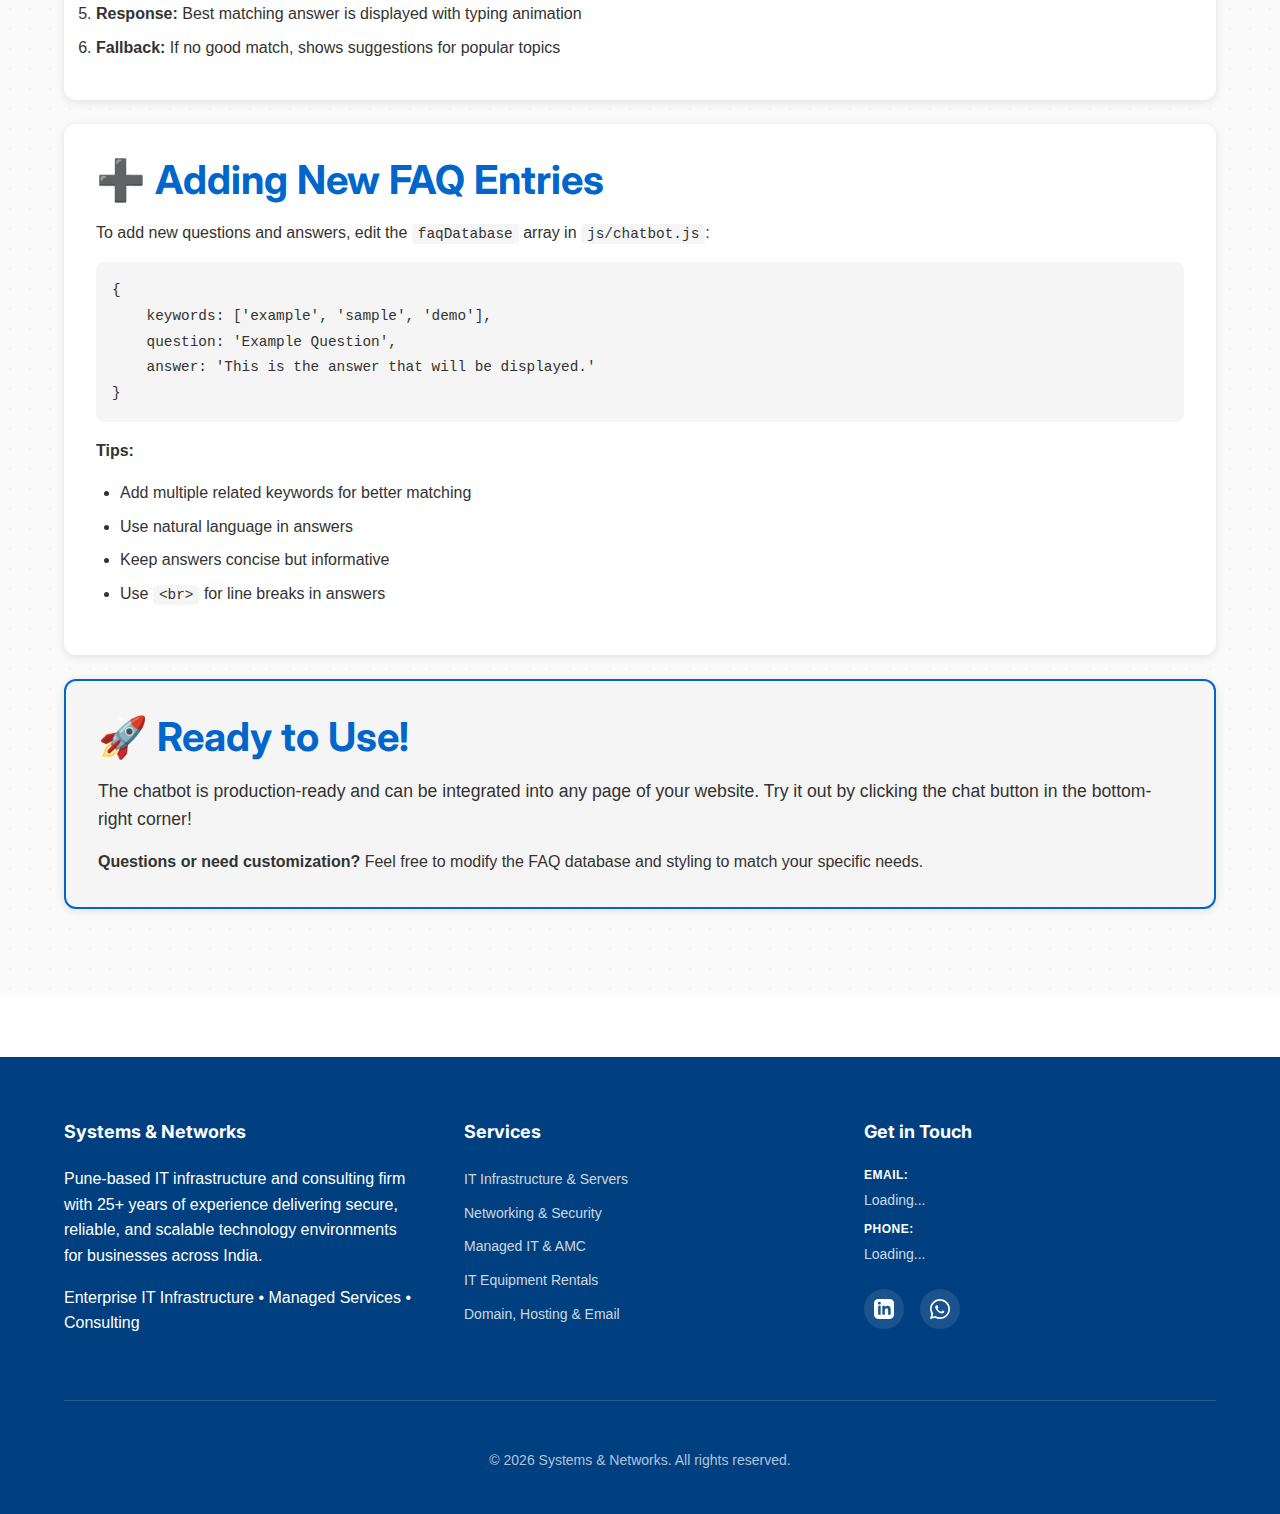
<file: chatbot-demo.html>
<!DOCTYPE html>
<html lang="en">

<head>
    <meta charset="UTF-8">
    <meta name="viewport" content="width=device-width, initial-scale=1.0">
    <meta name="description" content="FAQ Chatbot Demo - Systems & Networks">
    <title>FAQ Chatbot Demo - Systems & Networks</title>

    <!-- Favicon -->
    <link rel="icon" type="image/png" href="images/icons/favicon.png">

    <!-- Stylesheets -->
    <link rel="stylesheet" href="css/styles.css">
    <link rel="stylesheet" href="css/theme-option-2-vibrant-corporate.css">
    <link rel="stylesheet" href="css/chatbot.css">

    <style>
        /* Demo-specific styles */
        .demo-section {
            padding: 60px 0;
            background: var(--bg-lighter);
        }

        .demo-card {
            background: white;
            padding: 32px;
            border-radius: 12px;
            box-shadow: var(--shadow-md);
            margin-bottom: 24px;
        }

        .demo-card h2 {
            color: var(--primary-color);
            margin-bottom: 16px;
        }

        .demo-card h3 {
            color: var(--text-dark);
            margin-top: 24px;
            margin-bottom: 12px;
            font-size: 1.25rem;
        }

        .demo-card ul {
            margin-left: 24px;
            margin-bottom: 16px;
        }

        .demo-card li {
            margin-bottom: 8px;
            line-height: 1.6;
        }

        .demo-card code {
            background: var(--bg-light);
            padding: 2px 6px;
            border-radius: 4px;
            font-family: monospace;
            font-size: 0.9em;
        }

        .demo-card pre {
            background: var(--bg-light);
            padding: 16px;
            border-radius: 8px;
            overflow-x: auto;
            margin: 16px 0;
        }

        .demo-card pre code {
            background: none;
            padding: 0;
        }

        .feature-grid {
            display: grid;
            grid-template-columns: repeat(auto-fit, minmax(250px, 1fr));
            gap: 16px;
            margin: 24px 0;
        }

        .feature-item {
            background: var(--bg-light);
            padding: 16px;
            border-radius: 8px;
            border-left: 4px solid var(--primary-color);
        }

        .feature-item strong {
            color: var(--primary-color);
        }

        .cta-box {
            background: var(--primary-color);
            color: white;
            padding: 24px;
            border-radius: 12px;
            text-align: center;
            margin: 32px 0;
        }

        .cta-box h3 {
            color: white;
            margin-bottom: 12px;
        }

        .cta-box p {
            margin-bottom: 0;
            font-size: 1.1rem;
        }
    </style>
</head>

<body>

    <!-- Header Container (loaded dynamically) -->
    <div id="header-container" role="banner" aria-label="Site Header"></div>

    <!-- MAIN CONTENT -->
    <main>
        <!-- Hero Section -->
        <section class="hero-section" style="background: var(--primary-color); color: white;">
            <div class="container" style="text-align: center; padding: 60px 20px;">
                <h1 style="color: white; margin-bottom: 16px;">FAQ Chatbot Demo</h1>
                <p style="font-size: 1.25rem; max-width: 700px; margin: 0 auto;">
                    Try our intelligent FAQ chatbot! Click the chat button in the bottom-right corner to get started.
                </p>
            </div>
        </section>

        <!-- Demo Section -->
        <section class="demo-section">
            <div class="container">
                <div class="demo-card">
                    <h2>🤖 About the Chatbot</h2>
                    <p>
                        This is a fully offline, pure vanilla JavaScript FAQ chatbot designed for the Systems & Networks
                        website. It requires no external dependencies, frameworks, or API calls.
                    </p>

                    <div class="cta-box">
                        <h3>👇 Try It Now!</h3>
                        <p>Click the blue chat button in the bottom-right corner to start chatting.</p>
                    </div>

                    <h3>✨ Key Features</h3>
                    <div class="feature-grid">
                        <div class="feature-item">
                            <strong>Offline Functionality</strong><br>
                            Works without internet connection
                        </div>
                        <div class="feature-item">
                            <strong>Smart Matching</strong><br>
                            Keyword-based question matching
                        </div>
                        <div class="feature-item">
                            <strong>Quick Replies</strong><br>
                            One-click answers to common questions
                        </div>
                        <div class="feature-item">
                            <strong>Typing Indicator</strong><br>
                            Shows when bot is "thinking"
                        </div>
                        <div class="feature-item">
                            <strong>Responsive Design</strong><br>
                            Works on mobile and desktop
                        </div>
                        <div class="feature-item">
                            <strong>Keyboard Support</strong><br>
                            Accessible keyboard navigation
                        </div>
                    </div>

                    <h3>💬 Try Asking About:</h3>
                    <ul>
                        <li>What services do you offer?</li>
                        <li>Tell me about your company</li>
                        <li>How can I contact you?</li>
                        <li>What is networking?</li>
                        <li>IT infrastructure services</li>
                        <li>Cloud and server solutions</li>
                        <li>Domain and hosting</li>
                        <li>Annual maintenance contracts</li>
                    </ul>
                </div>

                <div class="demo-card">
                    <h2>📦 Integration Instructions</h2>
                    <p>Adding the chatbot to your pages is simple:</p>

                    <h3>1. Include CSS and JavaScript</h3>
                    <p>Add these lines before the closing <code>&lt;/body&gt;</code> tag:</p>
                    <pre><code>&lt;!-- Chatbot Styles --&gt;
&lt;link rel="stylesheet" href="css/chatbot.css"&gt;

&lt;!-- Chatbot Script --&gt;
&lt;script src="js/chatbot.js"&gt;&lt;/script&gt;</code></pre>

                    <h3>2. That's It!</h3>
                    <p>
                        The chatbot will automatically initialize when the page loads. No additional configuration needed.
                        The chatbot button will appear in the bottom-right corner.
                    </p>

                    <h3>3. Customization (Optional)</h3>
                    <p>You can customize the chatbot by editing the configuration in <code>js/chatbot.js</code>:</p>
                    <ul>
                        <li><strong>Bot name and status:</strong> Change <code>config.botName</code> and
                            <code>config.botStatus</code>
                        </li>
                        <li><strong>Welcome message:</strong> Modify <code>config.welcomeMessage</code></li>
                        <li><strong>Quick replies:</strong> Update <code>config.quickReplies</code> array</li>
                        <li><strong>FAQ database:</strong> Add/edit entries in the <code>faqDatabase</code> array</li>
                    </ul>

                    <h3>4. Styling Customization</h3>
                    <p>Colors and appearance can be customized in <code>css/chatbot.css</code>:</p>
                    <ul>
                        <li><strong>Primary color:</strong> Change <code>--chatbot-primary</code> variable</li>
                        <li><strong>Message bubbles:</strong> Modify <code>--chatbot-user-bubble</code> and
                            <code>--chatbot-bot-bubble</code>
                        </li>
                        <li><strong>Button position:</strong> Adjust <code>bottom</code> and <code>right</code> values on
                            <code>.chatbot-button</code>
                        </li>
                    </ul>
                </div>

                <div class="demo-card">
                    <h2>🎯 Technical Specifications</h2>
                    <ul>
                        <li><strong>No Dependencies:</strong> Pure vanilla JavaScript, HTML5, and CSS3</li>
                        <li><strong>Offline Operation:</strong> No external API calls or internet required</li>
                        <li><strong>Lightweight:</strong> Minimal file size (~23KB JS, ~12KB CSS)</li>
                        <li><strong>Cross-browser:</strong> Works on all modern browsers</li>
                        <li><strong>Responsive:</strong> Mobile-first design with full desktop support</li>
                        <li><strong>Accessible:</strong> Keyboard navigation and ARIA labels</li>
                        <li><strong>Performance:</strong> Smooth animations with GPU acceleration</li>
                    </ul>
                </div>

                <div class="demo-card">
                    <h2>🔧 How It Works</h2>
                    <p>The chatbot uses an intelligent keyword-matching algorithm:</p>
                    <ol>
                        <li><strong>User Input:</strong> User types a question or clicks a quick reply button</li>
                        <li><strong>Text Normalization:</strong> Input is normalized (lowercase, trimmed, etc.)</li>
                        <li><strong>Keyword Matching:</strong> System searches FAQ database for matching keywords</li>
                        <li><strong>Scoring:</strong> Each FAQ entry gets a similarity score based on keyword matches</li>
                        <li><strong>Response:</strong> Best matching answer is displayed with typing animation</li>
                        <li><strong>Fallback:</strong> If no good match, shows suggestions for popular topics</li>
                    </ol>
                </div>

                <div class="demo-card">
                    <h2>➕ Adding New FAQ Entries</h2>
                    <p>To add new questions and answers, edit the <code>faqDatabase</code> array in
                        <code>js/chatbot.js</code>:
                    </p>
                    <pre><code>{
    keywords: ['example', 'sample', 'demo'],
    question: 'Example Question',
    answer: 'This is the answer that will be displayed.'
}</code></pre>
                    <p><strong>Tips:</strong></p>
                    <ul>
                        <li>Add multiple related keywords for better matching</li>
                        <li>Use natural language in answers</li>
                        <li>Keep answers concise but informative</li>
                        <li>Use <code>&lt;br&gt;</code> for line breaks in answers</li>
                    </ul>
                </div>

                <div class="demo-card" style="background: var(--bg-light); border: 2px solid var(--primary-color);">
                    <h2>🚀 Ready to Use!</h2>
                    <p style="font-size: 1.1rem; margin-bottom: 16px;">
                        The chatbot is production-ready and can be integrated into any page of your website. Try it out
                        by clicking the chat button in the bottom-right corner!
                    </p>
                    <p style="margin-bottom: 0;">
                        <strong>Questions or need customization?</strong> Feel free to modify the FAQ database and
                        styling to match your specific needs.
                    </p>
                </div>
            </div>
        </section>
    </main>

    <!-- Footer Container (loaded dynamically) -->
    <div id="footer-container" role="contentinfo" aria-label="Site Footer"></div>

    <!-- JavaScript -->
    <script src="js/header-footer.js" defer></script>
    <script src="js/main.js" defer></script>

    <!-- Chatbot Scripts -->
    <script src="js/chatbot.js"></script>

</body>

</html>
</file>
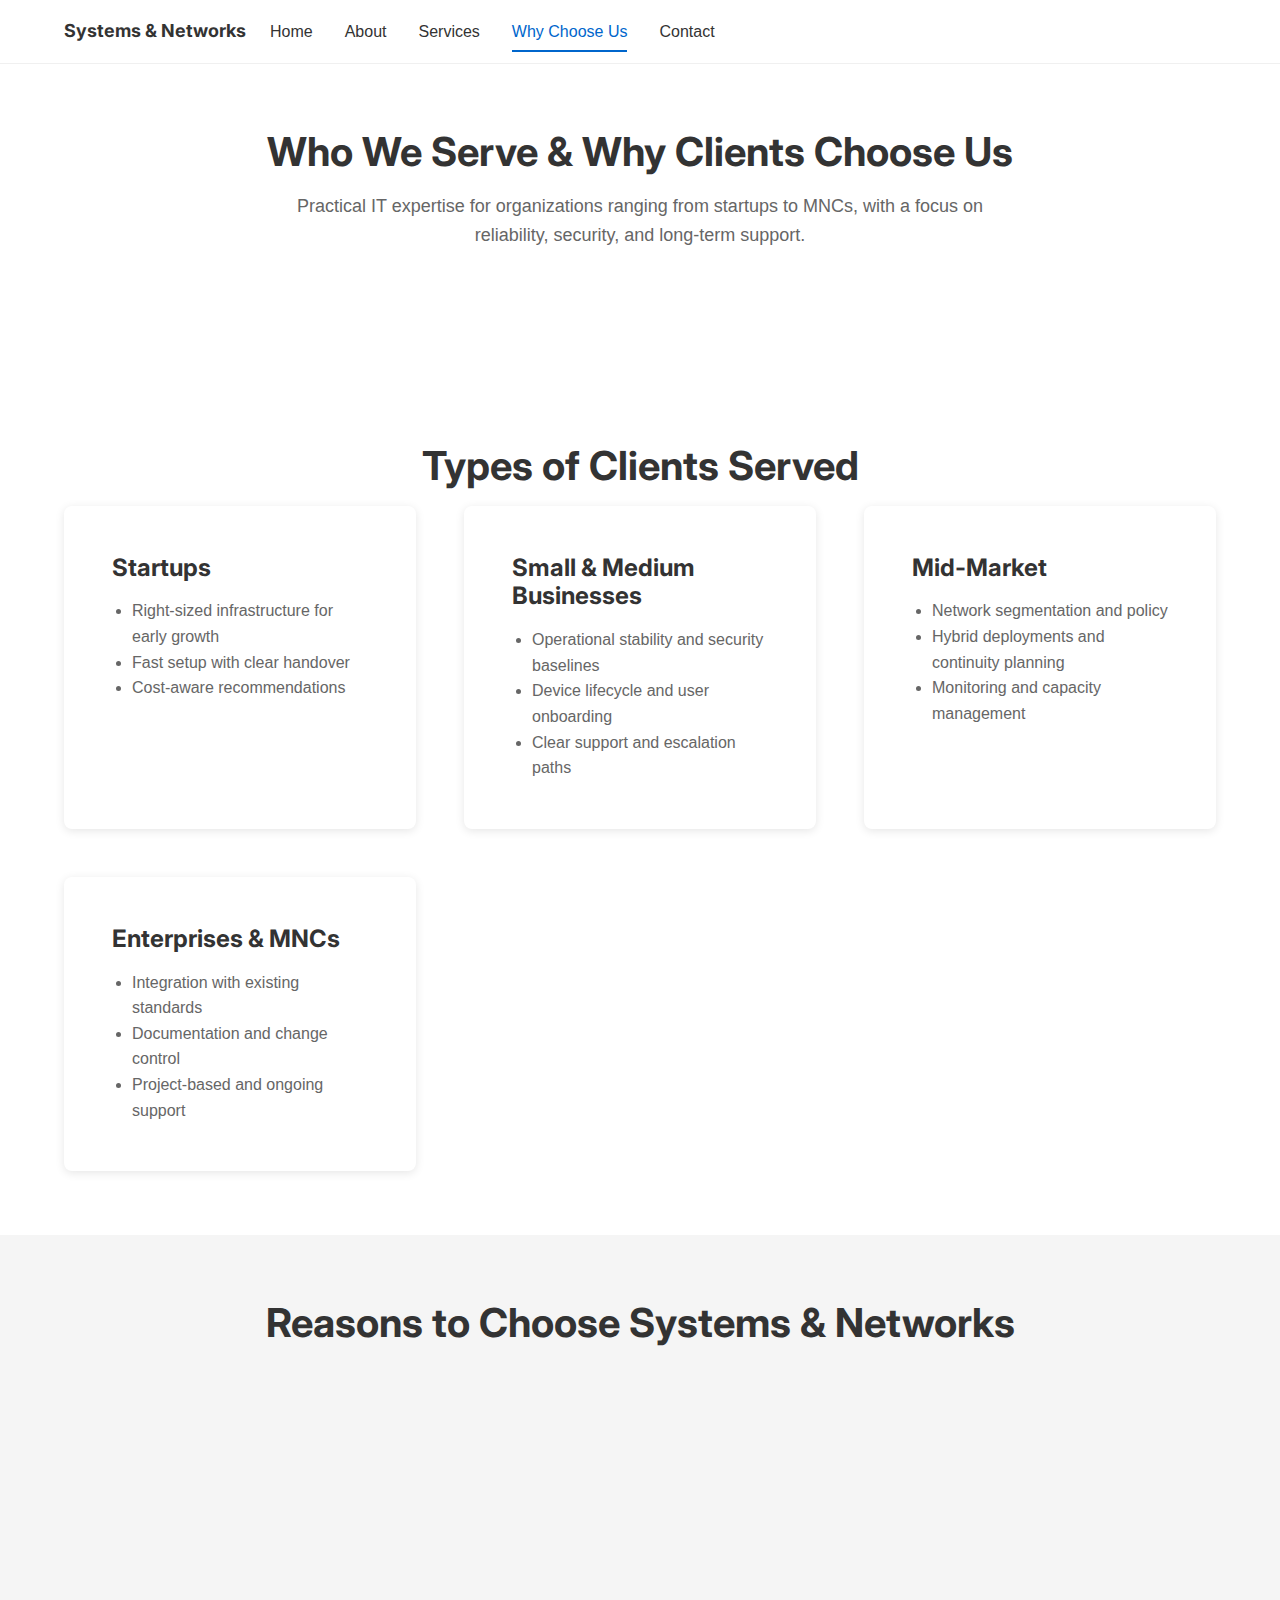
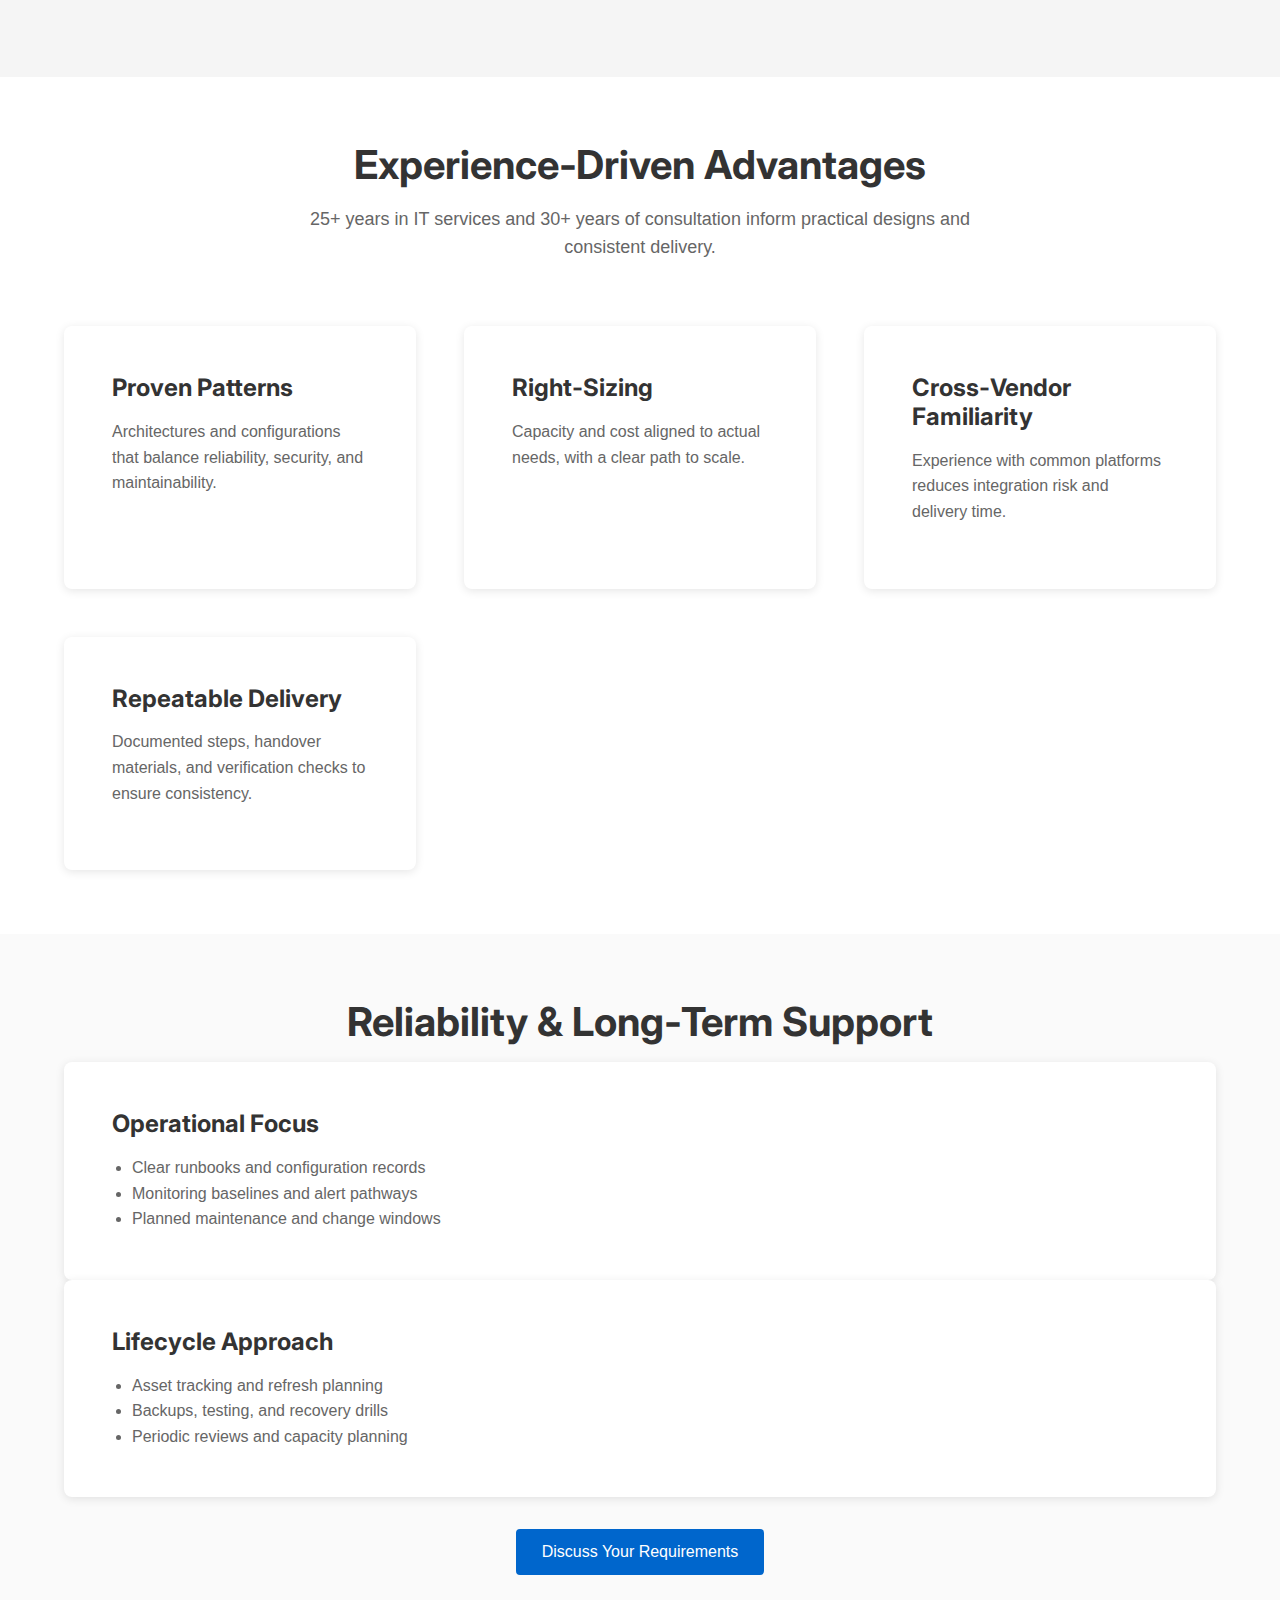
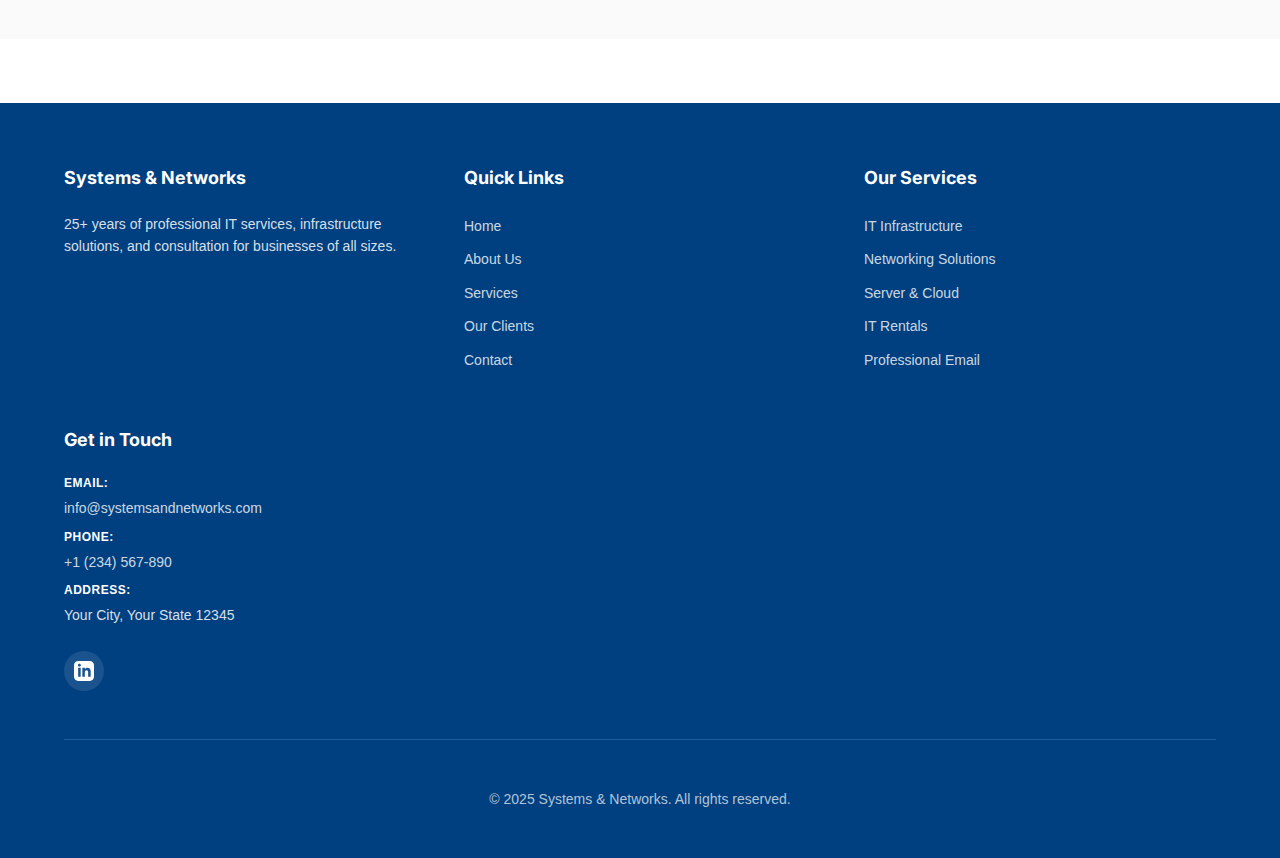
<file: clients.html>
<!DOCTYPE html>
<html lang="en">
<head>
    <meta charset="UTF-8">
    <meta name="viewport" content="width=device-width, initial-scale=1.0">
    <meta name="description" content="Our Clients - Serving startups to MNCs with professional IT services and solutions">
    <meta name="keywords" content="IT clients, startups, MNCs, business IT solutions, enterprise clients">
    <title>Our Clients - Systems & Networks</title>
    
    <!-- Favicon -->
    <link rel="icon" type="image/png" href="images/icons/favicon.png">
    
    <!-- Stylesheets -->
    <link rel="stylesheet" href="css/styles.css">
</head>
<body>

<!-- HEADER -->
<header class="main-header">
    <div class="container header-container">
        <div class="header-logo">
            <a href="index.html" class="logo-link">
                <span class="logo-text">Systems & Networks</span>
            </a>
        </div>
        
        <nav class="main-nav">
            <ul class="nav-menu" id="navMenu">
                <li><a href="index.html" class="nav-link">Home</a></li>
                <li><a href="about.html" class="nav-link">About</a></li>
                <li><a href="services.html" class="nav-link">Services</a></li>
                <li><a href="clients.html" class="nav-link">Why Choose Us</a></li>
                <li><a href="contact.html" class="nav-link">Contact</a></li>
            </ul>
        </nav>
        
        <button class="mobile-menu-toggle" id="menuToggle" aria-label="Toggle menu" aria-expanded="false">
            <span class="hamburger">
                <span class="hamburger-line"></span>
                <span class="hamburger-line"></span>
                <span class="hamburger-line"></span>
            </span>
        </button>
    </div>
</header>

<!-- MAIN CONTENT -->
<main>
    <!-- Page Header -->
    <section>
        <div class="container">
            <h1 class="section-title">Who We Serve &amp; Why Clients Choose Us</h1>
            <p class="section-subtitle">Practical IT expertise for organizations ranging from startups to MNCs, with a focus on reliability, security, and long‑term support.</p>
        </div>
    </section>

    <!-- Types of Clients Served -->
    <section>
        <div class="container">
            <h2 class="section-title">Types of Clients Served</h2>
            <div style="display: grid; grid-template-columns: repeat(auto-fit, minmax(260px, 1fr)); gap: var(--spacing-2xl);" class="animate-on-scroll fade-in">
                <article class="card" aria-labelledby="client-startups">
                    <h3 id="client-startups" class="card-title">Startups</h3>
                    <ul class="card-text" style="list-style: disc; padding-left: 1.25rem;">
                        <li>Right‑sized infrastructure for early growth</li>
                        <li>Fast setup with clear handover</li>
                        <li>Cost‑aware recommendations</li>
                    </ul>
                </article>
                <article class="card" aria-labelledby="client-smb">
                    <h3 id="client-smb" class="card-title">Small &amp; Medium Businesses</h3>
                    <ul class="card-text" style="list-style: disc; padding-left: 1.25rem;">
                        <li>Operational stability and security baselines</li>
                        <li>Device lifecycle and user onboarding</li>
                        <li>Clear support and escalation paths</li>
                    </ul>
                </article>
                <article class="card" aria-labelledby="client-mid">
                    <h3 id="client-mid" class="card-title">Mid‑Market</h3>
                    <ul class="card-text" style="list-style: disc; padding-left: 1.25rem;">
                        <li>Network segmentation and policy</li>
                        <li>Hybrid deployments and continuity planning</li>
                        <li>Monitoring and capacity management</li>
                    </ul>
                </article>
                <article class="card" aria-labelledby="client-enterprise">
                    <h3 id="client-enterprise" class="card-title">Enterprises &amp; MNCs</h3>
                    <ul class="card-text" style="list-style: disc; padding-left: 1.25rem;">
                        <li>Integration with existing standards</li>
                        <li>Documentation and change control</li>
                        <li>Project‑based and ongoing support</li>
                    </ul>
                </article>
            </div>
        </div>
    </section>

    <!-- Reasons to Choose Systems & Networks -->
    <section style="background: var(--bg-light);">
        <div class="container">
            <h2 class="section-title">Reasons to Choose Systems &amp; Networks</h2>
            <div class="card animate-on-scroll slide-up">
                <ul class="card-text" style="list-style: disc; padding-left: 1.25rem;">
                    <li>Outcome‑focused delivery with defined milestones and measurable results</li>
                    <li>Security by default: baseline hardening, access controls, and documentation</li>
                    <li>Right‑sized solutions that avoid unnecessary complexity and cost</li>
                    <li>Transparent scope, estimates, and ownership throughout engagements</li>
                    <li>Single point of accountability across infrastructure, networking, devices, and hosting</li>
                    <li>Responsive support aligned to operational priorities</li>
                </ul>
            </div>
        </div>
    </section>

    <!-- Experience‑Driven Advantages -->
    <section>
        <div class="container">
            <h2 class="section-title">Experience‑Driven Advantages</h2>
            <p class="section-subtitle">25+ years in IT services and 30+ years of consultation inform practical designs and consistent delivery.</p>
            <div style="display: grid; grid-template-columns: repeat(auto-fit, minmax(260px, 1fr)); gap: var(--spacing-2xl);">
                <article class="card">
                    <h3 class="card-title">Proven Patterns</h3>
                    <p class="card-text">Architectures and configurations that balance reliability, security, and maintainability.</p>
                </article>
                <article class="card">
                    <h3 class="card-title">Right‑Sizing</h3>
                    <p class="card-text">Capacity and cost aligned to actual needs, with a clear path to scale.</p>
                </article>
                <article class="card">
                    <h3 class="card-title">Cross‑Vendor Familiarity</h3>
                    <p class="card-text">Experience with common platforms reduces integration risk and delivery time.</p>
                </article>
                <article class="card">
                    <h3 class="card-title">Repeatable Delivery</h3>
                    <p class="card-text">Documented steps, handover materials, and verification checks to ensure consistency.</p>
                </article>
            </div>
        </div>
    </section>

    <!-- Reliability & Long‑Term Support -->
    <section style="background: var(--bg-lighter);">
        <div class="container">
            <h2 class="section-title">Reliability &amp; Long‑Term Support</h2>
            <div class="row">
                <div class="col col-6">
                    <article class="card">
                        <h3 class="card-title">Operational Focus</h3>
                        <ul class="card-text" style="list-style: disc; padding-left: 1.25rem;">
                            <li>Clear runbooks and configuration records</li>
                            <li>Monitoring baselines and alert pathways</li>
                            <li>Planned maintenance and change windows</li>
                        </ul>
                    </article>
                </div>
                <div class="col col-6">
                    <article class="card">
                        <h3 class="card-title">Lifecycle Approach</h3>
                        <ul class="card-text" style="list-style: disc; padding-left: 1.25rem;">
                            <li>Asset tracking and refresh planning</li>
                            <li>Backups, testing, and recovery drills</li>
                            <li>Periodic reviews and capacity planning</li>
                        </ul>
                    </article>
                </div>
            </div>
            <div class="text-center mt-4">
                <a href="contact.html" class="btn btn-primary">Discuss Your Requirements</a>
            </div>
        </div>
    </section>

</main>

<!-- FOOTER -->
<footer class="main-footer">
    <div class="container">
        <div class="footer-content">
            <div class="footer-section">
                <h4>Systems & Networks</h4>
                <p class="footer-description">
                    25+ years of professional IT services, infrastructure solutions, and consultation 
                    for businesses of all sizes.
                </p>
            </div>
            
            <div class="footer-section">
                <h4>Quick Links</h4>
                <ul class="footer-links">
                    <li><a href="index.html">Home</a></li>
                    <li><a href="about.html">About Us</a></li>
                    <li><a href="services.html">Services</a></li>
                    <li><a href="clients.html">Our Clients</a></li>
                    <li><a href="contact.html">Contact</a></li>
                </ul>
            </div>
            
            <div class="footer-section">
                <h4>Our Services</h4>
                <ul class="footer-links">
                    <li><a href="#">IT Infrastructure</a></li>
                    <li><a href="#">Networking Solutions</a></li>
                    <li><a href="#">Server & Cloud</a></li>
                    <li><a href="#">IT Rentals</a></li>
                    <li><a href="#">Professional Email</a></li>
                </ul>
            </div>
            
            <div class="footer-section">
                <h4>Get in Touch</h4>
                <ul class="contact-info">
                    <li>
                        <span class="contact-label">Email:</span>
                        <a href="mailto:info@systemsandnetworks.com">info@systemsandnetworks.com</a>
                    </li>
                    <li>
                        <span class="contact-label">Phone:</span>
                        <a href="tel:+1234567890">+1 (234) 567-890</a>
                    </li>
                    <li>
                        <span class="contact-label">Address:</span>
                        <span>Your City, Your State 12345</span>
                    </li>
                </ul>
                
                <div class="social-links">
                    <a href="https://www.linkedin.com/company/systems-networks/" target="_blank" rel="noopener noreferrer" class="social-link" aria-label="LinkedIn">
                        <svg width="20" height="20" viewBox="0 0 24 24" fill="currentColor">
                            <path d="M19 0h-14c-2.761 0-5 2.239-5 5v14c0 2.761 2.239 5 5 5h14c2.762 0 5-2.239 5-5v-14c0-2.761-2.238-5-5-5zm-11 19h-3v-11h3v11zm-1.5-12.268c-.966 0-1.75-.79-1.75-1.764s.784-1.764 1.75-1.764 1.75.79 1.75 1.764-.783 1.764-1.75 1.764zm13.5 12.268h-3v-5.604c0-3.368-4-3.113-4 0v5.604h-3v-11h3v1.765c1.396-2.586 7-2.777 7 2.476v6.759z"/>
                        </svg>
                    </a>
                </div>
            </div>
        </div>
        
        <div class="footer-bottom">
            <p>&copy; 2025 Systems & Networks. All rights reserved.</p>
        </div>
    </div>
</footer>

<!-- JavaScript -->
<script src="js/header-footer.js"></script>
<script src="js/animations.js"></script>
<script src="js/main.js"></script>

</body>
</html>
</file>
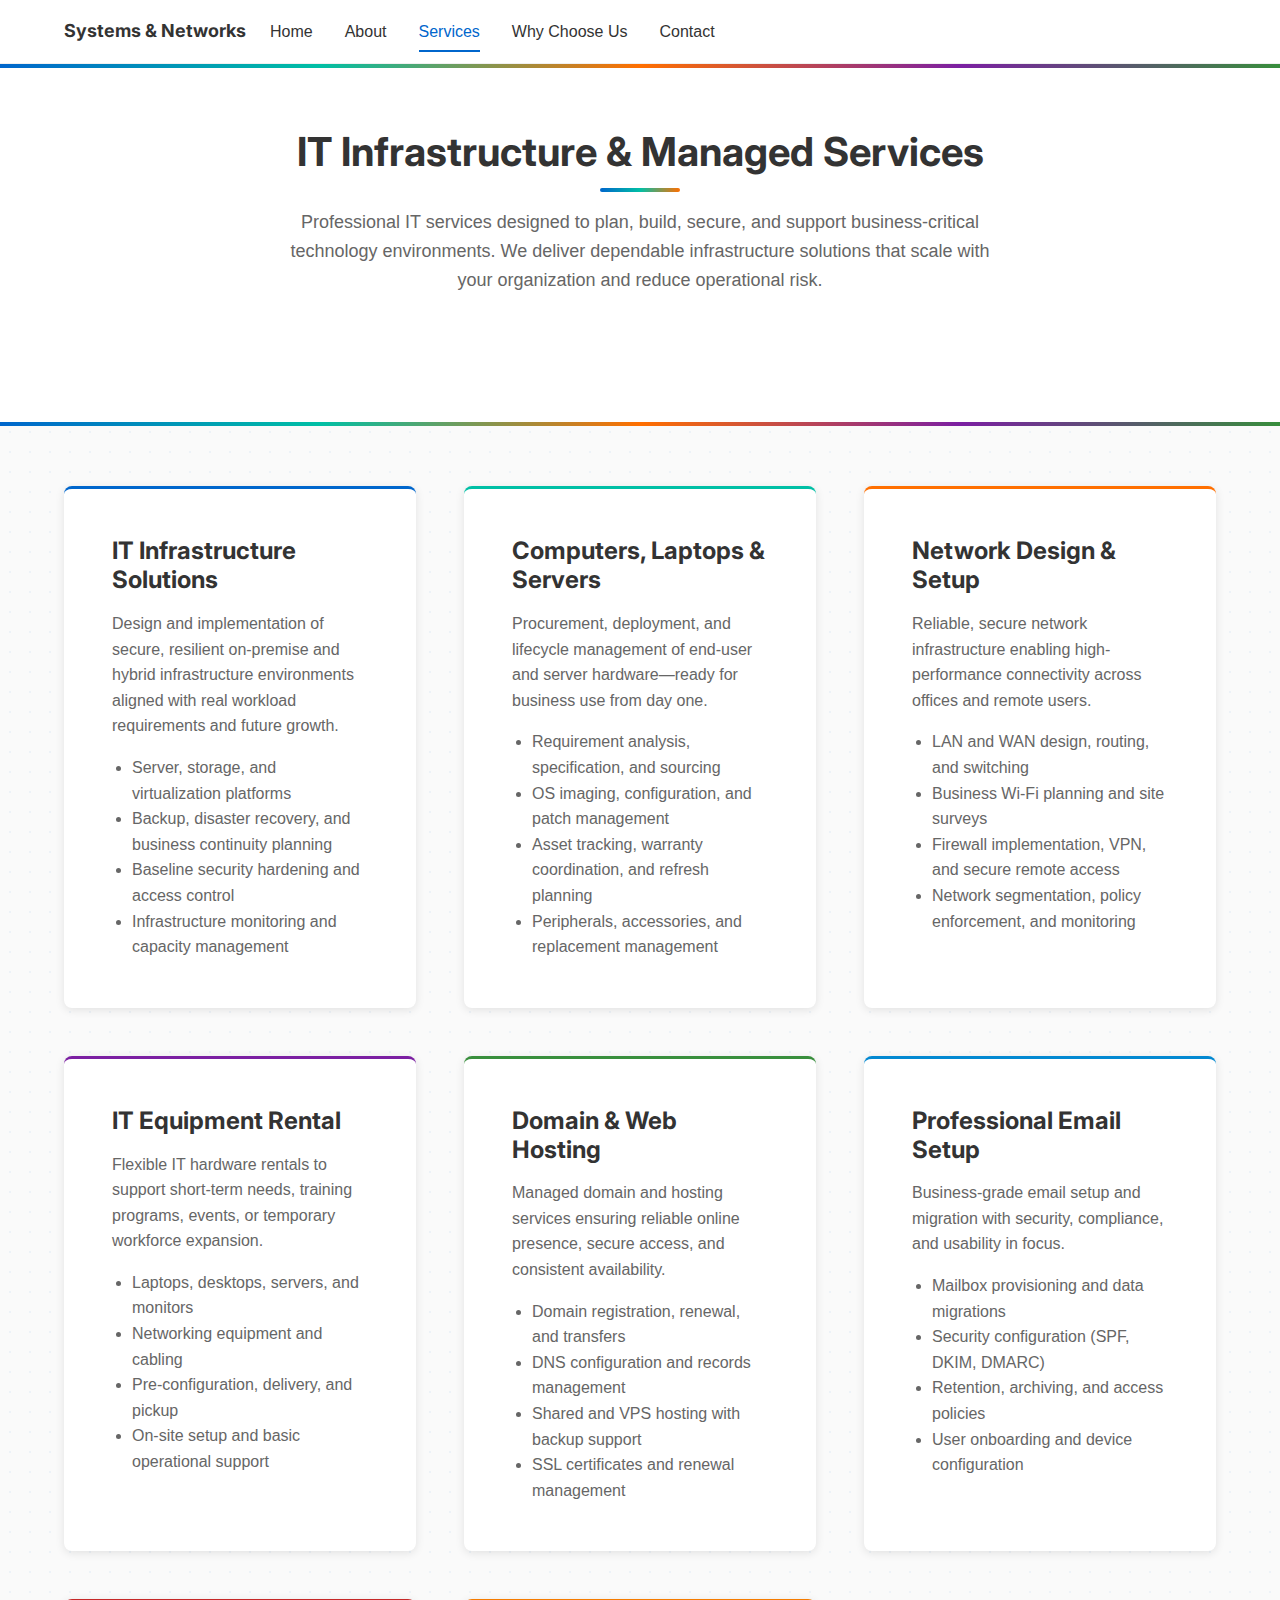
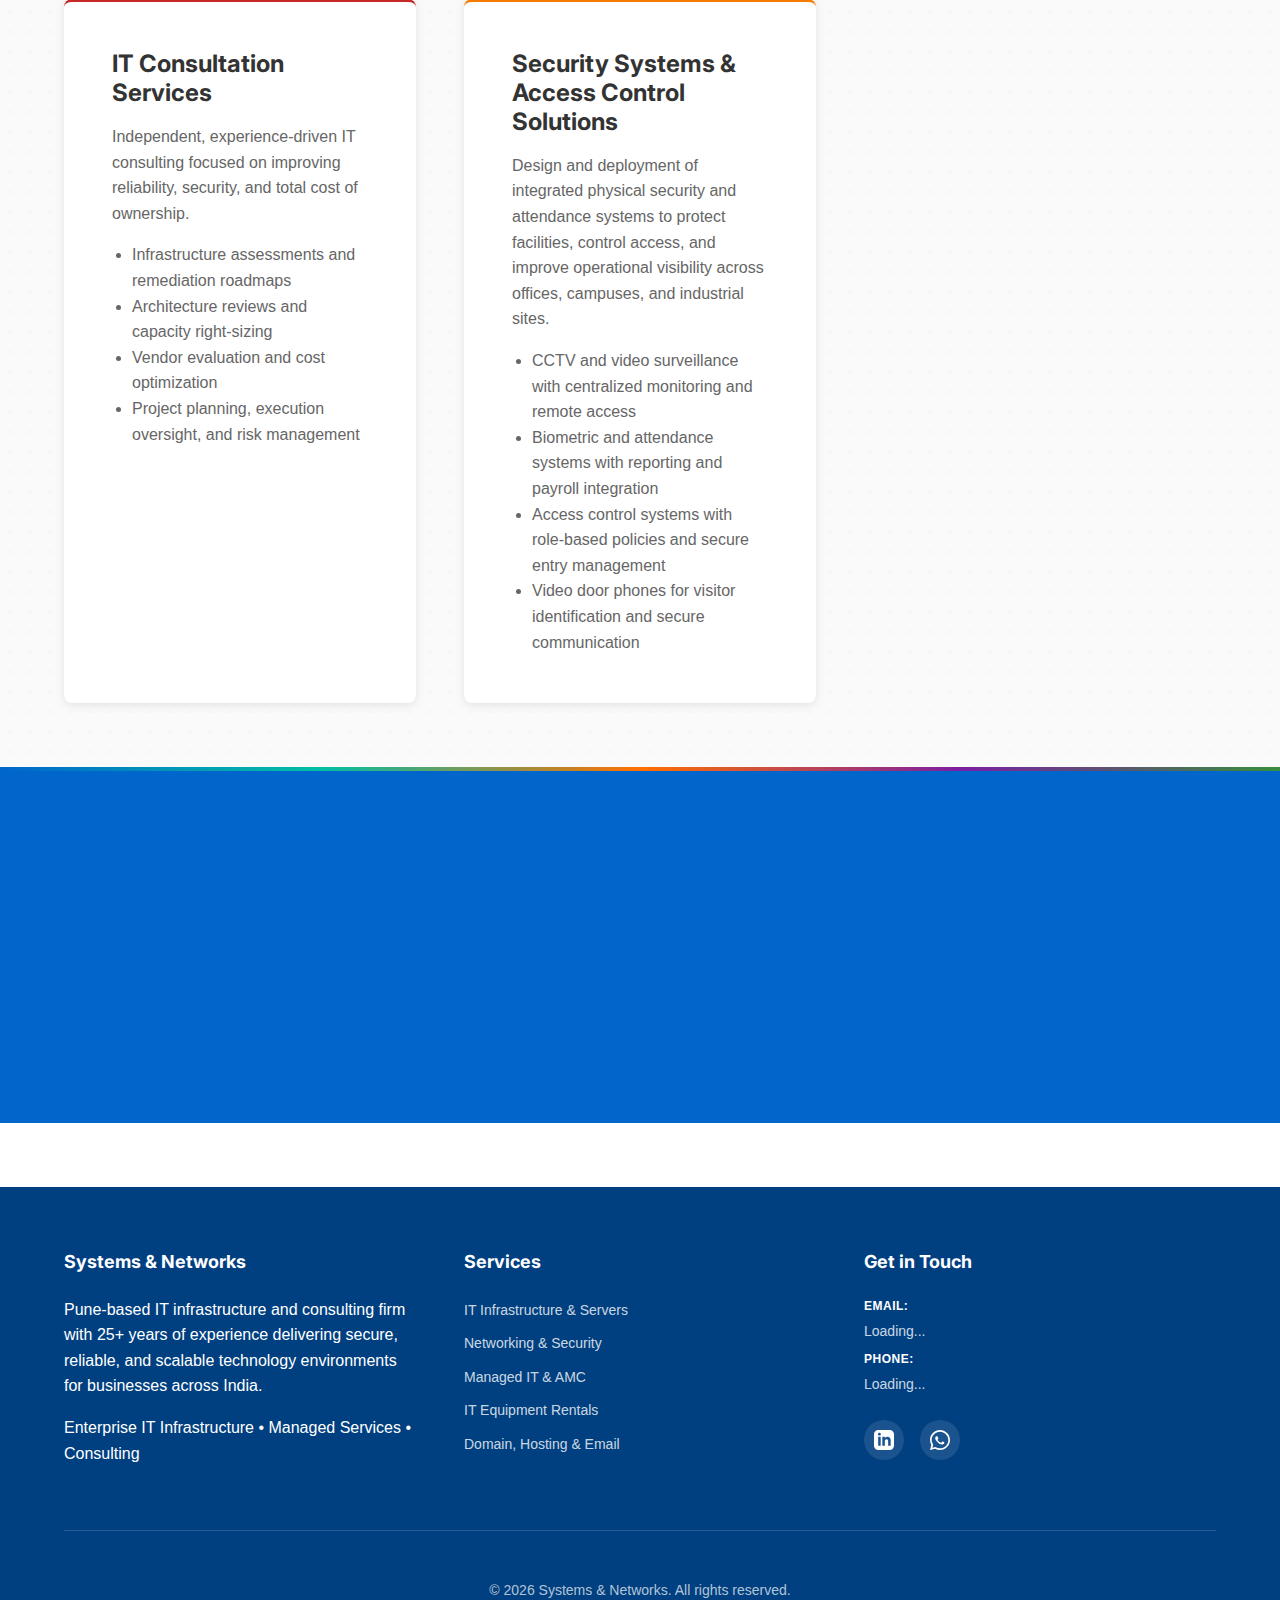
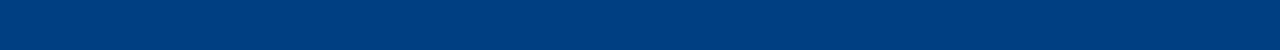
<file: services.html>
<!DOCTYPE html>
<html lang="en">

<head>
    <meta charset="UTF-8">
    <meta name="viewport" content="width=device-width, initial-scale=1.0">
    <meta name="description"
        content="IT Services - Infrastructure, computers, laptops, servers, networking, IT rentals, domain & hosting, professional email setup">
    <meta name="keywords"
        content="IT infrastructure, computers, laptops, servers, networking, IT rentals, domain hosting, email hosting">
    <title>Our Services - Systems & Networks</title>

    <!-- Open Graph / Facebook -->
    <meta property="og:type" content="website">
    <meta property="og:url" content="https://www.sysandnet.com/services.html">
    <meta property="og:title" content="IT Services - Systems & Networks">
    <meta property="og:description"
        content="Comprehensive IT infrastructure services: computers, laptops, servers, networking, IT rentals, domain & hosting, professional email setup and more.">
    <meta property="og:site_name" content="Systems & Networks">
    <meta property="og:locale" content="en_IN">

    <!-- Twitter Card -->
    <meta name="twitter:card" content="summary">
    <meta name="twitter:url" content="https://www.sysandnet.com/services.html">
    <meta name="twitter:title" content="IT Services - Systems & Networks">
    <meta name="twitter:description"
        content="Comprehensive IT infrastructure services: computers, laptops, servers, networking, IT rentals, domain & hosting, professional email setup and more.">

    <!-- Canonical URL -->
    <link rel="canonical" href="https://www.sysandnet.com/services.html">

    <!-- Favicon -->
    <link rel="icon" type="image/png" href="images/icons/favicon.png">

    <!-- Stylesheets -->
    <link rel="stylesheet" href="css/styles.css">
    <link rel="stylesheet" href="css/theme-option-2-vibrant-corporate.css">
</head>

<body>

    <!-- Header Container (loaded dynamically) -->
    <div id="header-container" role="banner" aria-label="Site Header"></div>

    <!-- MAIN CONTENT -->
    <main>
        <!-- Page Header -->
        <section>
            <div class="container">
                <h1 class="section-title">IT Infrastructure & Managed Services</h1>
                <p class="section-subtitle">Professional IT services designed to plan, build, secure, and support
                    business-critical technology environments.
                    We deliver dependable infrastructure solutions that scale with your organization and reduce
                    operational risk.</p>
            </div>
        </section>

        <!-- Services List -->
        <section>
            <div class="container">
                <div class="services-grid"
                    style="display: grid; grid-template-columns: repeat(auto-fit, minmax(280px, 1fr)); gap: var(--spacing-2xl);">
                    <!-- IT Infrastructure Solutions -->
                    <article class="card" aria-labelledby="svc-infra-title">
                        <h2 id="svc-infra-title" class="card-title">IT Infrastructure Solutions</h2>
                        <p class="card-text">Design and implementation of secure, resilient on-premise and hybrid
                            infrastructure environments aligned with real
                            workload requirements and future growth.</p>
                        <ul class="card-text" style="list-style: disc; padding-left: 1.25rem;">
                            <li>Server, storage, and virtualization platforms</li>
                            <li>Backup, disaster recovery, and business continuity planning</li>
                            <li>Baseline security hardening and access control</li>
                            <li>Infrastructure monitoring and capacity management</li>
                        </ul>
                    </article>

                    <!-- Computers, Laptops & Servers -->
                    <article class="card" aria-labelledby="svc-endpoints-title">
                        <h2 id="svc-endpoints-title" class="card-title">Computers, Laptops &amp; Servers</h2>
                        <p class="card-text">Procurement, deployment, and lifecycle management of end-user and server
                            hardware—ready for business use from day one.</p>
                        <ul class="card-text" style="list-style: disc; padding-left: 1.25rem;">
                            <li>Requirement analysis, specification, and sourcing</li>
                            <li>OS imaging, configuration, and patch management</li>
                            <li>Asset tracking, warranty coordination, and refresh planning</li>
                            <li>Peripherals, accessories, and replacement management</li>
                        </ul>
                    </article>

                    <!-- Network Design & Setup -->
                    <article class="card" aria-labelledby="svc-network-title">
                        <h2 id="svc-network-title" class="card-title">Network Design &amp; Setup</h2>
                        <p class="card-text">Reliable, secure network infrastructure enabling high-performance
                            connectivity across offices and remote users.</p>
                        <ul class="card-text" style="list-style: disc; padding-left: 1.25rem;">
                            <li>LAN and WAN design, routing, and switching</li>
                            <li>Business Wi-Fi planning and site surveys</li>
                            <li>Firewall implementation, VPN, and secure remote access</li>
                            <li>Network segmentation, policy enforcement, and monitoring</li>
                        </ul>
                    </article>

                    <!-- IT Equipment Rental -->
                    <article class="card" aria-labelledby="svc-rental-title">
                        <h2 id="svc-rental-title" class="card-title">IT Equipment Rental</h2>
                        <p class="card-text">Flexible IT hardware rentals to support short-term needs, training
                            programs, events, or temporary workforce expansion.</p>
                        <ul class="card-text" style="list-style: disc; padding-left: 1.25rem;">
                            <li>Laptops, desktops, servers, and monitors</li>
                            <li>Networking equipment and cabling</li>
                            <li>Pre‑configuration, delivery, and pickup</li>
                            <li>On-site setup and basic operational support</li>
                        </ul>
                    </article>

                    <!-- Domain & Web Hosting -->
                    <article class="card" aria-labelledby="svc-hosting-title">
                        <h2 id="svc-hosting-title" class="card-title">Domain &amp; Web Hosting</h2>
                        <p class="card-text">Managed domain and hosting services ensuring reliable online presence,
                            secure access, and consistent availability.</p>
                        <ul class="card-text" style="list-style: disc; padding-left: 1.25rem;">
                            <li>Domain registration, renewal, and transfers</li>
                            <li>DNS configuration and records management</li>
                            <li>Shared and VPS hosting with backup support</li>
                            <li>SSL certificates and renewal management</li>
                        </ul>
                    </article>

                    <!-- Professional Email Setup -->
                    <article class="card" aria-labelledby="svc-email-title">
                        <h2 id="svc-email-title" class="card-title">Professional Email Setup</h2>
                        <p class="card-text">Business-grade email setup and migration with security, compliance, and
                            usability in focus.</p>
                        <ul class="card-text" style="list-style: disc; padding-left: 1.25rem;">
                            <li>Mailbox provisioning and data migrations</li>
                            <li>Security configuration (SPF, DKIM, DMARC)</li>
                            <li>Retention, archiving, and access policies</li>
                            <li>User onboarding and device configuration</li>
                        </ul>
                    </article>

                    <!-- IT Consultation Services -->
                    <article class="card" aria-labelledby="svc-consult-title">
                        <h2 id="svc-consult-title" class="card-title">IT Consultation Services</h2>
                        <p class="card-text">Independent, experience-driven IT consulting focused on improving
                            reliability, security, and total cost of ownership.</p>
                        <ul class="card-text" style="list-style: disc; padding-left: 1.25rem;">
                            <li>Infrastructure assessments and remediation roadmaps</li>
                            <li>Architecture reviews and capacity right-sizing</li>
                            <li>Vendor evaluation and cost optimization</li>
                            <li>Project planning, execution oversight, and risk management</li>
                        </ul>
                    </article>

                    <!-- Security Systems & Access Control Solutions -->
                    <article class="card" aria-labelledby="svc-security-title">
                        <h2 id="svc-security-title" class="card-title">Security Systems &amp; Access Control Solutions
                        </h2>
                        <p class="card-text">Design and deployment of integrated physical security and attendance
                            systems to protect facilities, control access, and improve operational visibility across
                            offices, campuses, and industrial sites.</p>
                        <ul class="card-text" style="list-style: disc; padding-left: 1.25rem;">
                            <li>CCTV and video surveillance with centralized monitoring and remote access</li>
                            <li>Biometric and attendance systems with reporting and payroll integration</li>
                            <li>Access control systems with role-based policies and secure entry management</li>
                            <li>Video door phones for visitor identification and secure communication</li>
                        </ul>
                    </article>
                </div>
            </div>
        </section>

        <!-- Call to Action -->
        <section style="background: var(--primary-color); color: var(--white);">
            <div class="container" style="display: grid; gap: var(--spacing-lg); text-align: center;">
                <h2 class="animate-on-scroll fade-in">Need Help Planning or Upgrading Your IT Infrastructure?</h2>
                <p class="animate-on-scroll fade-in" style="max-width: 720px; margin: 0 auto;">
                    Speak with our Pune-based IT specialists for clear advice, practical solutions, and dependable
                    delivery.
                </p>
                <div class="btn-group animate-on-scroll slide-up" style="justify-content: center;">
                    <a href="#" data-contact="KzkxOTYyMzI2ODkzOQ==" data-type="whatsapp" target="_blank"
                        rel="noopener noreferrer" class="btn btn-secondary btn-large"
                        style="border-color: var(--white); color: var(--white); display: inline-flex; align-items: center; gap: 8px;">
                        <svg width="20" height="20" viewBox="0 0 24 24" fill="currentColor" aria-hidden="true">
                            <path
                                d="M20.52 3.48A11.94 11.94 0 0 0 12 0C5.37 0 0 5.37 0 12c0 2.11.55 4.17 1.6 6L0 24l6.15-1.6A11.93 11.93 0 0 0 12 24c6.63 0 12-5.37 12-12 0-3.2-1.25-6.21-3.48-8.52z" />
                        </svg>
                        Chat on WhatsApp
                    </a>
                    <a href="#" data-contact="KzkxIDk2MjMyIDY4OTM5" data-type="phone" class="btn btn-primary btn-large"
                        style="background: var(--white); color: var(--primary-color); border-color: var(--white);"><span
                            data-contact-text="KzkxIDk2MjMyIDY4OTM5">Call Us</span></a>
                </div>
            </div>
        </section>

    </main>

    <!-- Footer Container (loaded dynamically) -->
    <div id="footer-container" role="contentinfo" aria-label="Site Footer"></div>

    <!-- JavaScript -->
    <script src="js/header-footer.js" defer></script>
    <script src="js/animations.js" defer></script>
    <script src="js/main.js" defer></script>

</body>

</html>
</file>
<file: css/styles.css>
/* ===================================
   Systems & Networks - Global Design System
   =================================== */

/* Import Google Fonts (optional - can be toggled) */
@import url('https://fonts.googleapis.com/css2?family=Inter:wght@400;500;600;700&display=swap');

/* ===================================
   1. CSS VARIABLES - Design Tokens
   =================================== */

:root {
    /* Color Palette - Primary Colors */
    --primary-color: #0066CC;
    --primary-dark: #0052A3;
    --primary-darker: #004080;
    --primary-light: #3385D6;
    --primary-lighter: #66A8E3;
    
    /* Secondary Colors */
    --secondary-color: #004080;
    --secondary-dark: #002E5C;
    --secondary-light: #1A5BA3;
    
    /* Accent Color */
    --accent-color: #00AAFF;
    --accent-dark: #0088CC;
    --accent-light: #33BBFF;
    
    /* Neutral Colors */
    --text-dark: #333333;
    --text-medium: #555555;
    --text-light: #666666;
    --text-lighter: #999999;
    --bg-light: #F5F5F5;
    --bg-lighter: #FAFAFA;
    --white: #FFFFFF;
    --border-color: #E0E0E0;
    --border-light: #F0F0F0;
    
    /* Semantic Colors */
    --success-color: #28A745;
    --warning-color: #FFC107;
    --error-color: #DC3545;
    --info-color: #17A2B8;
    
    /* Shadows */
    --shadow-sm: 0 1px 3px rgba(0, 0, 0, 0.08);
    --shadow-md: 0 2px 10px rgba(0, 0, 0, 0.1);
    --shadow-lg: 0 4px 20px rgba(0, 0, 0, 0.15);
    --shadow-xl: 0 8px 30px rgba(0, 0, 0, 0.2);
    
    /* Transitions & Animations */
    --transition-fast: all 0.15s ease;
    --transition-base: all 0.3s ease;
    --transition-slow: all 0.6s ease;
    
    /* Typography - Font Families */
    --font-primary: -apple-system, BlinkMacSystemFont, 'Segoe UI', Roboto, 'Helvetica Neue', Arial, sans-serif;
    --font-display: 'Inter', -apple-system, BlinkMacSystemFont, 'Segoe UI', Roboto, sans-serif;
    
    /* Typography - Font Sizes */
    --font-size-xs: 0.75rem;     /* 12px */
    --font-size-sm: 0.875rem;    /* 14px */
    --font-size-base: 1rem;      /* 16px */
    --font-size-lg: 1.125rem;    /* 18px */
    --font-size-xl: 1.5rem;      /* 24px */
    --font-size-2xl: 1.75rem;    /* 28px */
    --font-size-3xl: 2.5rem;     /* 40px */
    --font-size-4xl: 3.5rem;     /* 56px */
    
    /* Typography - Font Weights */
    --font-weight-light: 300;
    --font-weight-normal: 400;
    --font-weight-medium: 500;
    --font-weight-semibold: 600;
    --font-weight-bold: 700;
    
    /* Typography - Line Heights */
    --line-height-tight: 1.2;
    --line-height-normal: 1.6;
    --line-height-relaxed: 1.8;
    
    /* Spacing Scale */
    --spacing-xs: 0.25rem;   /* 4px */
    --spacing-sm: 0.5rem;    /* 8px */
    --spacing-md: 1rem;      /* 16px */
    --spacing-lg: 1.5rem;    /* 24px */
    --spacing-xl: 2rem;      /* 32px */
    --spacing-2xl: 3rem;     /* 48px */
    --spacing-3xl: 4rem;     /* 64px */
    
    /* Layout */
    --container-max-width: 1200px;
    --container-padding-desktop: 1.5rem;
    --container-padding-tablet: 1rem;
    --container-padding-mobile: 0.75rem;
    
    /* Border Radius */
    --radius-sm: 2px;
    --radius-md: 4px;
    --radius-lg: 8px;
    --radius-xl: 12px;
    --radius-full: 9999px;
    
    /* Z-Index Scale */
    --z-header: 1000;
    --z-mobile-menu: 999;
    --z-tooltip: 1500;
    --z-modal: 2000;
    --z-default: 1;
}

/* ===================================
   2. RESET & BASE STYLES
   =================================== */

* {
    margin: 0;
    padding: 0;
    box-sizing: border-box;
}

html {
    scroll-behavior: smooth;
    -webkit-font-smoothing: antialiased;
    -moz-osx-font-smoothing: grayscale;
}

body {
    font-family: var(--font-primary);
    font-size: var(--font-size-base);
    font-weight: var(--font-weight-normal);
    line-height: var(--line-height-normal);
    color: var(--text-dark);
    background-color: var(--white);
    overflow-x: hidden;
}

/* ===================================
   3. TYPOGRAPHY
   =================================== */

h1, h2, h3, h4, h5, h6 {
    font-family: var(--font-display);
    font-weight: var(--font-weight-bold);
    line-height: var(--line-height-tight);
    color: var(--text-dark);
    margin-bottom: var(--spacing-md);
}

h1 {
    font-size: var(--font-size-4xl);
}

h2 {
    font-size: var(--font-size-3xl);
}

h3 {
    font-size: var(--font-size-2xl);
}

h4 {
    font-size: var(--font-size-xl);
}

h5 {
    font-size: var(--font-size-lg);
}

h6 {
    font-size: var(--font-size-base);
    font-weight: var(--font-weight-semibold);
}

p {
    margin-bottom: var(--spacing-md);
    line-height: var(--line-height-normal);
}

a {
    color: var(--primary-color);
    text-decoration: none;
    transition: var(--transition-fast);
}

a:hover {
    color: var(--primary-dark);
    text-decoration: underline;
}

small {
    font-size: var(--font-size-sm);
}

strong {
    font-weight: var(--font-weight-bold);
}

em {
    font-style: italic;
}

/* ===================================
   4. LAYOUT & CONTAINER
   =================================== */

.container {
    width: 100%;
    max-width: var(--container-max-width);
    margin: 0 auto;
    padding: 0 var(--container-padding-desktop);
}

section {
    padding: var(--spacing-3xl) 0;
}

.section-title {
    font-size: var(--font-size-3xl);
    color: var(--text-dark);
    text-align: center;
    margin-bottom: var(--spacing-md);
}

.section-subtitle {
    font-size: var(--font-size-lg);
    color: var(--text-light);
    text-align: center;
    margin-bottom: var(--spacing-3xl);
    max-width: 700px;
    margin-left: auto;
    margin-right: auto;
}

/* ===================================
   5. HEADER
   =================================== */

.main-header {
    position: sticky;
    top: 0;
    height: 64px;
    background-color: var(--white);
    border-bottom: 1px solid var(--border-light);
    z-index: var(--z-header);
    transition: var(--transition-base);
}

.main-header.sticky {
    box-shadow: var(--shadow-md);
}

.header-container {
    display: flex;
    align-items: center;
    justify-content: space-between;
    height: 100%;
    gap: var(--spacing-lg);
}

/* Header Logo */
.header-logo {
    flex: 0 0 auto;
}

.logo-link {
    display: flex;
    align-items: center;
    gap: var(--spacing-sm);
    text-decoration: none;
    color: var(--text-dark);
    transition: var(--transition-fast);
}

.logo-link:hover {
    color: var(--primary-color);
}

.logo-text {
    font-size: var(--font-size-lg);
    font-weight: var(--font-weight-bold);
    font-family: var(--font-display);
    white-space: nowrap;
}

.logo img {
    height: 40px;
    width: auto;
}

/* Main Navigation */
.main-nav {
    flex: 1;
    display: flex;
    align-items: center;
}

.nav-menu {
    display: flex;
    list-style: none;
    gap: var(--spacing-xl);
    align-items: center;
    margin: 0;
    padding: 0;
}

.nav-menu li {
    margin: 0;
}

.nav-link {
    color: var(--text-dark);
    font-weight: var(--font-weight-medium);
    font-size: var(--font-size-base);
    transition: var(--transition-fast);
    position: relative;
    display: block;
    padding: 0.5rem 0;
}

.nav-link:hover,
.nav-link.active {
    color: var(--primary-color);
}

.nav-link.active::after {
    content: '';
    position: absolute;
    bottom: 0;
    left: 0;
    width: 100%;
    height: 2px;
    background-color: var(--primary-color);
}

/* Mobile Menu Toggle Button */
.mobile-menu-toggle {
    display: none;
    background: none;
    border: none;
    cursor: pointer;
    padding: var(--spacing-sm);
    margin: 0 calc(var(--spacing-sm) * -1);
    flex: 0 0 auto;
    transition: var(--transition-fast);
}

.mobile-menu-toggle:hover {
    color: var(--primary-color);
}

.mobile-menu-toggle:focus {
    outline: 2px solid var(--primary-color);
    outline-offset: 2px;
}

/* Hamburger Icon */
.hamburger {
    display: flex;
    flex-direction: column;
    gap: 5px;
}

.hamburger-line {
    width: 24px;
    height: 2px;
    background-color: var(--text-dark);
    transition: var(--transition-fast);
    border-radius: 1px;
}

.mobile-menu-toggle.active .hamburger-line:nth-child(1) {
    transform: rotate(45deg) translate(8px, 8px);
}

.mobile-menu-toggle.active .hamburger-line:nth-child(2) {
    opacity: 0;
}

.mobile-menu-toggle.active .hamburger-line:nth-child(3) {
    transform: rotate(-45deg) translate(7px, -7px);
}

/* Responsive Header */
@media (max-width: 767px) {
    .header-container {
        gap: var(--spacing-md);
    }
    
    .logo-text {
        font-size: var(--font-size-base);
    }
    
    .main-nav {
        flex: 1;
    }
    
    .nav-menu {
        display: none;
        flex-direction: column;
        position: fixed;
        top: 64px;
        left: 0;
        right: 0;
        width: 100%;
        background: var(--white);
        box-shadow: var(--shadow-lg);
        gap: 0;
        padding: var(--spacing-md) 0;
        margin: 0;
        border-bottom: 1px solid var(--border-light);
        z-index: 99;
    }
    
    .nav-menu.active {
        display: flex;
    }
    
    .nav-menu li {
        margin: 0;
        border-bottom: 1px solid var(--border-light);
    }
    
    .nav-menu li:last-child {
        border-bottom: none;
    }
    
    .nav-link {
        padding: var(--spacing-md) var(--spacing-lg);
        display: block;
        width: 100%;
    }
    
    .nav-link.active::after {
        display: none;
    }
    
    .nav-link.active {
        background-color: var(--bg-light);
        border-left: 3px solid var(--primary-color);
        padding-left: calc(var(--spacing-lg) - 3px);
    }
    
    .mobile-menu-toggle {
        display: flex;
        align-items: center;
        justify-content: center;
    }
}

/* ===================================
   6. BUTTONS
   =================================== */

.btn {
    display: inline-block;
    padding: var(--spacing-sm) var(--spacing-lg);
    font-size: var(--font-size-base);
    font-weight: var(--font-weight-medium);
    text-decoration: none;
    border: none;
    border-radius: var(--radius-md);
    cursor: pointer;
    transition: var(--transition-base);
    text-align: center;
    user-select: none;
    white-space: nowrap;
}

.btn:focus {
    outline: 2px solid var(--primary-color);
    outline-offset: 2px;
}

/* Primary Button */
.btn-primary {
    background-color: var(--primary-color);
    color: var(--white);
    border: 2px solid var(--primary-color);
}

.btn-primary:hover {
    background-color: var(--primary-dark);
    border-color: var(--primary-dark);
    box-shadow: var(--shadow-md);
    transform: translateY(-2px);
}

.btn-primary:active {
    background-color: var(--primary-darker);
    border-color: var(--primary-darker);
    transform: translateY(0);
}

.btn-primary:disabled {
    opacity: 0.5;
    cursor: not-allowed;
    transform: none;
}

/* Secondary Button */
.btn-secondary {
    background-color: transparent;
    color: var(--primary-color);
    border: 2px solid var(--primary-color);
}

.btn-secondary:hover {
    background-color: var(--primary-color);
    color: var(--white);
    box-shadow: var(--shadow-md);
    transform: translateY(-2px);
}

.btn-secondary:active {
    background-color: var(--primary-dark);
    border-color: var(--primary-dark);
    transform: translateY(0);
}

.btn-secondary:disabled {
    opacity: 0.5;
    cursor: not-allowed;
}

/* Large Button */
.btn-large {
    padding: var(--spacing-md) var(--spacing-2xl);
    font-size: var(--font-size-lg);
}

/* Button Group */
.btn-group {
    display: flex;
    gap: var(--spacing-md);
}

/* ===================================
   7. CARDS
   =================================== */

.card {
    background: var(--white);
    border-radius: var(--radius-lg);
    padding: var(--spacing-2xl);
    box-shadow: var(--shadow-md);
    transition: var(--transition-base);
}

.card:hover {
    transform: translateY(-5px);
    box-shadow: var(--shadow-lg);
}

.card-title {
    font-size: var(--font-size-xl);
    color: var(--text-dark);
    margin-bottom: var(--spacing-md);
}

.card-text {
    color: var(--text-light);
    line-height: var(--line-height-normal);
}

.card-icon {
    width: 60px;
    height: 60px;
    margin-bottom: var(--spacing-md);
    color: var(--primary-color);
}

/* ===================================
   8. FOOTER
   =================================== */

.main-footer {
    background-color: var(--secondary-color);
    color: var(--white);
    padding: var(--spacing-3xl) 0 var(--spacing-2xl);
    margin-top: var(--spacing-3xl);
}

.footer-content {
    display: grid;
    grid-template-columns: repeat(auto-fit, minmax(260px, 1fr));
    gap: var(--spacing-2xl);
    margin-bottom: var(--spacing-2xl);
}

.footer-section {
    display: flex;
    flex-direction: column;
}

.footer-section h4 {
    color: var(--white);
    font-size: var(--font-size-lg);
    margin-bottom: var(--spacing-lg);
    font-weight: var(--font-weight-bold);
}

.footer-description {
    font-size: var(--font-size-sm);
    line-height: var(--line-height-normal);
    color: rgba(255, 255, 255, 0.85);
    margin: 0;
}

.footer-links {
    list-style: none;
    padding: 0;
    margin: 0;
}

.footer-links li {
    margin-bottom: var(--spacing-sm);
}

.footer-links a {
    color: rgba(255, 255, 255, 0.8);
    font-size: var(--font-size-sm);
    transition: var(--transition-fast);
    text-decoration: none;
    display: inline-block;
}

.footer-links a:hover {
    color: var(--white);
    text-decoration: underline;
    transform: translateX(4px);
}

/* Contact Info */
.contact-info {
    list-style: none;
    padding: 0;
    margin: 0;
    display: flex;
    flex-direction: column;
    gap: var(--spacing-sm);
}

.contact-info li {
    font-size: var(--font-size-sm);
    color: rgba(255, 255, 255, 0.85);
    display: flex;
    flex-direction: column;
    gap: 0.25rem;
}

.contact-label {
    font-weight: var(--font-weight-semibold);
    color: var(--white);
    font-size: var(--font-size-xs);
    text-transform: uppercase;
    letter-spacing: 0.5px;
}

.contact-info a {
    color: rgba(255, 255, 255, 0.8);
    text-decoration: none;
    transition: var(--transition-fast);
}

.contact-info a:hover {
    color: var(--white);
    text-decoration: underline;
}

/* Social Links */
.social-links {
    display: flex;
    gap: var(--spacing-md);
    margin-top: var(--spacing-lg);
}

.social-link {
    display: flex;
    align-items: center;
    justify-content: center;
    width: 40px;
    height: 40px;
    background-color: rgba(255, 255, 255, 0.1);
    border-radius: var(--radius-full);
    color: var(--white);
    transition: var(--transition-fast);
    text-decoration: none;
}

.social-link:hover {
    background-color: rgba(255, 255, 255, 0.2);
    transform: translateY(-3px);
}

.social-link svg {
    width: 20px;
    height: 20px;
}

/* Footer Bottom */
.footer-bottom {
    border-top: 1px solid rgba(255, 255, 255, 0.15);
    padding-top: var(--spacing-2xl);
    text-align: center;
    font-size: var(--font-size-sm);
    color: rgba(255, 255, 255, 0.7);
    line-height: var(--line-height-normal);
}

.footer-bottom p {
    margin: 0;
}

/* Responsive Footer */
@media (max-width: 767px) {
    .main-footer {
        padding: var(--spacing-2xl) 0 var(--spacing-xl);
    }
    
    .footer-content {
        gap: var(--spacing-xl);
        grid-template-columns: 1fr;
    }
    
    .footer-section h4 {
        margin-bottom: var(--spacing-md);
    }
    
    .social-links {
        gap: var(--spacing-sm);
    }
    
    .social-link {
        width: 36px;
        height: 36px;
    }
}

/* ===================================
   9. FORMS
   =================================== */

input, textarea, select {
    width: 100%;
    padding: var(--spacing-sm) var(--spacing-md);
    font-family: var(--font-primary);
    font-size: var(--font-size-base);
    border: 1px solid var(--border-color);
    border-radius: var(--radius-md);
    transition: var(--transition-fast);
    background-color: var(--white);
}

input:focus, textarea:focus, select:focus {
    outline: none;
    border-color: var(--primary-color);
    box-shadow: 0 0 0 3px rgba(0, 102, 204, 0.1);
}

input:disabled, textarea:disabled, select:disabled {
    background-color: var(--bg-light);
    cursor: not-allowed;
    opacity: 0.6;
}

label {
    display: block;
    margin-bottom: var(--spacing-sm);
    font-weight: var(--font-weight-medium);
    color: var(--text-dark);
}

.form-group {
    margin-bottom: var(--spacing-lg);
}

/* ===================================
   10. UTILITY CLASSES
   =================================== */

/* Text Alignment */
.text-center { text-align: center; }
.text-left { text-align: left; }
.text-right { text-align: right; }

/* Text Colors */
.text-primary { color: var(--primary-color); }
.text-secondary { color: var(--secondary-color); }
.text-light { color: var(--text-light); }
.text-dark { color: var(--text-dark); }
.text-white { color: var(--white); }

/* Margins */
.mt-1 { margin-top: var(--spacing-sm); }
.mt-2 { margin-top: var(--spacing-md); }
.mt-3 { margin-top: var(--spacing-lg); }
.mt-4 { margin-top: var(--spacing-xl); }
.mt-5 { margin-top: var(--spacing-2xl); }

.mb-1 { margin-bottom: var(--spacing-sm); }
.mb-2 { margin-bottom: var(--spacing-md); }
.mb-3 { margin-bottom: var(--spacing-lg); }
.mb-4 { margin-bottom: var(--spacing-xl); }
.mb-5 { margin-bottom: var(--spacing-2xl); }

/* Padding */
.pt-1 { padding-top: var(--spacing-sm); }
.pt-2 { padding-top: var(--spacing-md); }
.pt-3 { padding-top: var(--spacing-lg); }
.pt-4 { padding-top: var(--spacing-xl); }
.pt-5 { padding-top: var(--spacing-2xl); }

.pb-1 { padding-bottom: var(--spacing-sm); }
.pb-2 { padding-bottom: var(--spacing-md); }
.pb-3 { padding-bottom: var(--spacing-lg); }
.pb-4 { padding-bottom: var(--spacing-xl); }
.pb-5 { padding-bottom: var(--spacing-2xl); }

.px-1 { padding-left: var(--spacing-sm); padding-right: var(--spacing-sm); }
.px-2 { padding-left: var(--spacing-md); padding-right: var(--spacing-md); }
.px-3 { padding-left: var(--spacing-lg); padding-right: var(--spacing-lg); }
.px-4 { padding-left: var(--spacing-xl); padding-right: var(--spacing-xl); }

.py-1 { padding-top: var(--spacing-sm); padding-bottom: var(--spacing-sm); }
.py-2 { padding-top: var(--spacing-md); padding-bottom: var(--spacing-md); }
.py-3 { padding-top: var(--spacing-lg); padding-bottom: var(--spacing-lg); }
.py-4 { padding-top: var(--spacing-xl); padding-bottom: var(--spacing-xl); }

/* Display */
.block { display: block; }
.inline-block { display: inline-block; }
.flex { display: flex; }
.grid { display: grid; }
.hidden { display: none !important; }
.invisible { visibility: hidden; }

/* Flexbox Utilities */
.flex-between {
    display: flex;
    justify-content: space-between;
    align-items: center;
}

.flex-center {
    display: flex;
    justify-content: center;
    align-items: center;
}

.flex-column {
    display: flex;
    flex-direction: column;
}

/* Width */
.w-full { width: 100%; }
.w-auto { width: auto; }
.w-1-2 { width: 50%; }
.w-1-3 { width: 33.333%; }
.w-1-4 { width: 25%; }

/* Shadows */
.shadow-sm { box-shadow: var(--shadow-sm); }
.shadow-md { box-shadow: var(--shadow-md); }
.shadow-lg { box-shadow: var(--shadow-lg); }
.shadow-xl { box-shadow: var(--shadow-xl); }

/* Opacity */
.opacity-50 { opacity: 0.5; }
.opacity-75 { opacity: 0.75; }
.opacity-100 { opacity: 1; }

/* Divider */
.divider {
    height: 1px;
    background-color: var(--border-color);
    margin: var(--spacing-2xl) 0;
}

/* ===================================
   11. RESPONSIVE UTILITIES
   =================================== */

@media (max-width: 991px) {
    .container {
        padding: 0 var(--container-padding-tablet);
    }
    
    h1 { font-size: var(--font-size-3xl); }
    h2 { font-size: var(--font-size-2xl); }
    h3 { font-size: var(--font-size-xl); }
    
    section {
        padding: var(--spacing-2xl) 0;
    }
}

@media (max-width: 767px) {
    .container {
        padding: 0 var(--container-padding-mobile);
    }
    
    h1 { font-size: 2rem; }
    h2 { font-size: 1.5rem; }
    h3 { font-size: 1.25rem; }
    
    .mobile-menu-toggle {
        display: block;
    }
    
    .nav-menu {
        display: none;
        flex-direction: column;
        position: absolute;
        top: 100%;
        left: 0;
        right: 0;
        width: 100%;
        background: var(--white);
        box-shadow: var(--shadow-lg);
        border-top: 1px solid var(--border-light);
        gap: 0;
        padding: var(--spacing-lg) var(--spacing-md);
    }
    
    .nav-menu.active {
        display: flex;
    }
    
    .nav-menu a {
        padding: var(--spacing-md);
        border-bottom: 1px solid var(--border-light);
    }
    
    .nav-menu a:last-child {
        border-bottom: none;
    }
    
    section {
        padding: var(--spacing-2xl) 0;
    }
}

/* ===================================
   12. ACCESSIBILITY
   =================================== */

.sr-only {
    position: absolute;
    width: 1px;
    height: 1px;
    padding: 0;
    margin: -1px;
    overflow: hidden;
    clip: rect(0, 0, 0, 0);
    white-space: nowrap;
    border-width: 0;
}

:focus-visible {
    outline: 2px solid var(--primary-color);
    outline-offset: 2px;
}

/* High contrast mode support */
@media (prefers-contrast: more) {
    :root {
        --primary-color: #0052A3;
        --text-dark: #000000;
    }
}

/* Reduced motion support */
@media (prefers-reduced-motion: reduce) {
    * {
        animation-duration: 0.01ms !important;
        animation-iteration-count: 1 !important;
        transition-duration: 0.01ms !important;
    }
}
</file>
<file: css/theme-option-2-vibrant-corporate.css>
/* ===================================
   OPTION 2: VIBRANT CORPORATE STYLE
   Professional with pops of color and subtle patterns
   =================================== */

:root {
    /* Multi-Color Palette */
    --primary-blue: #0066CC;
    --vibrant-teal: #00BFA5;
    --vibrant-orange: #FF6F00;
    --vibrant-purple: #7B1FA2;
    --vibrant-green: #388E3C;

    /* Subtle Patterns */
    --pattern-dots: radial-gradient(circle, rgba(0, 102, 204, 0.05) 1px, transparent 1px);
    --pattern-grid: linear-gradient(rgba(0, 0, 0, 0.02) 1px, transparent 1px),
        linear-gradient(90deg, rgba(0, 0, 0, 0.02) 1px, transparent 1px);
}

/* Hero with Pattern Background */
.hero-section {
    background: linear-gradient(135deg, #0066CC 0%, #004080 100%) !important;
    background-image:
        radial-gradient(circle at 20% 50%, rgba(255, 255, 255, 0.1) 0%, transparent 50%),
        radial-gradient(circle at 80% 80%, rgba(255, 255, 255, 0.08) 0%, transparent 50%),
        linear-gradient(135deg, #0066CC 0%, #004080 100%);
    color: white !important;
}

.hero-section h1,
.hero-section p,
.hero-section span {
    color: white !important;
}

/* Colored Section Accents */
section {
    position: relative;
}

section::before {
    content: '';
    position: absolute;
    top: 0;
    left: 0;
    width: 100%;
    height: 4px;
    background: linear-gradient(90deg,
            #0066CC 0%,
            #00BFA5 25%,
            #FF6F00 50%,
            #7B1FA2 75%,
            #388E3C 100%);
}

section:nth-child(even) {
    background: #FAFAFA;
    background-image: var(--pattern-dots);
    background-size: 20px 20px;
}

/* Colorful Service Icons */
.card .card-icon {
    width: 70px !important;
    height: 70px !important;
    border-radius: 50%;
    display: flex;
    align-items: center;
    justify-content: center;
    position: relative;
}

.card:nth-child(1) .card-icon {
    background: linear-gradient(135deg, #0066CC 0%, #0052A3 100%);
    box-shadow: 0 4px 15px rgba(0, 102, 204, 0.3);
}

.card:nth-child(2) .card-icon {
    background: linear-gradient(135deg, #00BFA5 0%, #00A693 100%);
    box-shadow: 0 4px 15px rgba(0, 191, 165, 0.3);
}

.card:nth-child(3) .card-icon {
    background: linear-gradient(135deg, #FF6F00 0%, #E65100 100%);
    box-shadow: 0 4px 15px rgba(255, 111, 0, 0.3);
}

.card:nth-child(4) .card-icon {
    background: linear-gradient(135deg, #7B1FA2 0%, #6A1B9A 100%);
    box-shadow: 0 4px 15px rgba(123, 31, 162, 0.3);
}

.card:nth-child(5) .card-icon {
    background: linear-gradient(135deg, #388E3C 0%, #2E7D32 100%);
    box-shadow: 0 4px 15px rgba(56, 142, 60, 0.3);
}

.card:nth-child(6) .card-icon {
    background: linear-gradient(135deg, #0288D1 0%, #01579B 100%);
    box-shadow: 0 4px 15px rgba(2, 136, 209, 0.3);
}

.card:nth-child(7) .card-icon {
    background: linear-gradient(135deg, #C62828 0%, #B71C1C 100%);
    box-shadow: 0 4px 15px rgba(198, 40, 40, 0.3);
}

.card .card-icon svg {
    color: white;
}

/* Cards with Colored Top Border */
.card {
    border-top: 3px solid #E0E0E0;
    transition: all 0.3s ease;
}

.card:nth-child(1) {
    border-top-color: #0066CC;
}

.card:nth-child(2) {
    border-top-color: #00BFA5;
}

.card:nth-child(3) {
    border-top-color: #FF6F00;
}

.card:nth-child(4) {
    border-top-color: #7B1FA2;
}

.card:nth-child(5) {
    border-top-color: #388E3C;
}

.card:nth-child(6) {
    border-top-color: #0288D1;
}

.card:nth-child(7) {
    border-top-color: #C62828;
}

.card:nth-child(8) {
    border-top-color: #F57C00;
}

.card:nth-child(9) {
    border-top-color: #1976D2;
}

.card:hover {
    transform: translateY(-5px);
    box-shadow: 0 8px 30px rgba(0, 0, 0, 0.15);
}

.card:nth-child(1):hover {
    box-shadow: 0 8px 30px rgba(0, 102, 204, 0.25);
}

.card:nth-child(2):hover {
    box-shadow: 0 8px 30px rgba(0, 191, 165, 0.25);
}

.card:nth-child(3):hover {
    box-shadow: 0 8px 30px rgba(255, 111, 0, 0.25);
}

/* Buttons with Color Variations */
.btn-primary {
    background: linear-gradient(135deg, #0066CC 0%, #0052A3 100%);
    border: none;
    color: white !important;
}

.btn-primary:hover {
    background: linear-gradient(135deg, #0052A3 0%, #004080 100%);
    transform: translateY(-2px);
    box-shadow: 0 8px 20px rgba(0, 102, 204, 0.3);
    color: white !important;
}

.btn-secondary {
    background: white;
    color: #0066CC !important;
    border: 2px solid #0066CC;
}

.btn-secondary:hover {
    background: #0066CC;
    color: white !important;
}

/* Fix for CTA section buttons with inline styles */
.btn-secondary[style*="color: var(--white)"] {
    background: transparent !important;
    color: white !important;
    border-color: white !important;
}

.btn-secondary[style*="color: var(--white)"]:hover {
    background: white !important;
    color: #0066CC !important;
    border-color: white !important;
}

.btn-primary[style*="background: var(--white)"] {
    background: white !important;
    color: #0066CC !important;
    transition: all 0.3s ease;
}

.btn-primary[style*="background: var(--white)"]:hover {
    background: #0066CC !important;
    color: white !important;
    border-color: white !important;
    transform: translateY(-2px);
    box-shadow: 0 8px 20px rgba(0, 102, 204, 0.4);
}

/* Section Titles with Accent Underline */
.section-title {
    position: relative;
    padding-bottom: 1rem;
}

.section-title::after {
    content: '';
    position: absolute;
    bottom: 0;
    left: 50%;
    transform: translateX(-50%);
    width: 80px;
    height: 4px;
    background: linear-gradient(90deg, #0066CC 0%, #00BFA5 50%, #FF6F00 100%);
    border-radius: 2px;
}

/* Accent Bar for Statistics/Highlights */
.card[style*="text-align: center"] h3 {
    color: #0066CC;
    font-size: 3rem;
    font-weight: 700;
}

.card[style*="text-align: center"]:nth-child(1) h3 {
    color: #0066CC;
}

.card[style*="text-align: center"]:nth-child(2) h3 {
    color: #00BFA5;
}

.card[style*="text-align: center"]:nth-child(3) h3 {
    color: #FF6F00;
}

.card[style*="text-align: center"]:nth-child(4) h3 {
    color: #7B1FA2;
}
</file>
<file: css/chatbot.css>
/**
 * Systems & Networks - FAQ Chatbot Styles
 * Pure CSS chatbot with modern, professional design
 * Matches website theme and design system
 */

/* ===================================
   CHATBOT VARIABLES
   =================================== */

:root {
    --chatbot-primary: #FFC107;
    --chatbot-primary-dark: #FFB300;
    --chatbot-primary-light: #FFD54F;
    --chatbot-secondary: #004080;
    --chatbot-accent: #00AAFF;

    --chatbot-bg: #FFFFFF;
    --chatbot-bg-light: #F5F5F5;
    --chatbot-bg-darker: #E8E8E8;

    --chatbot-text-dark: #333333;
    --chatbot-text-medium: #555555;
    --chatbot-text-light: #666666;

    --chatbot-user-bubble: #0066CC;
    --chatbot-bot-bubble: #F5F5F5;
    --chatbot-user-text: #FFFFFF;
    --chatbot-bot-text: #333333;

    --chatbot-shadow: 0 4px 20px rgba(0, 0, 0, 0.15);
    --chatbot-shadow-hover: 0 6px 30px rgba(0, 0, 0, 0.2);

    --chatbot-transition: all 0.3s ease;
    --chatbot-z-index: 999;
}

/* ===================================
   CHATBOT BUTTON (FLOATING)
   =================================== */

.chatbot-button {
    position: fixed;
    bottom: 24px;
    right: 24px;
    width: 60px;
    height: 60px;
    background: var(--chatbot-primary);
    border: none;
    border-radius: 50%;
    cursor: pointer;
    box-shadow: var(--chatbot-shadow);
    z-index: var(--chatbot-z-index);
    transition: var(--chatbot-transition);
    display: flex;
    align-items: center;
    justify-content: center;
    color: white;
}

.chatbot-button:hover {
    background: var(--chatbot-primary-dark);
    box-shadow: var(--chatbot-shadow-hover);
    transform: scale(1.05);
}

.chatbot-button:active {
    transform: scale(0.95);
}

/* Pulse animation for attention */
.chatbot-button::before {
    content: '';
    position: absolute;
    top: 0;
    left: 0;
    right: 0;
    bottom: 0;
    border-radius: 50%;
    background: var(--chatbot-primary);
    animation: chatbot-pulse 2s infinite;
    z-index: -1;
}

@keyframes chatbot-pulse {
    0% {
        transform: scale(1);
        opacity: 1;
    }

    50% {
        transform: scale(1.2);
        opacity: 0.5;
    }

    100% {
        transform: scale(1.4);
        opacity: 0;
    }
}

/* Chatbot icon */
.chatbot-button svg {
    width: 28px;
    height: 28px;
    fill: white;
}

/* Hide button when chat is open */
.chatbot-button.hidden {
    opacity: 0;
    pointer-events: none;
    transform: scale(0);
}

/* ===================================
   CHATBOT WINDOW
   =================================== */

.chatbot-window {
    position: fixed;
    bottom: 24px;
    right: 24px;
    width: 380px;
    max-width: calc(100vw - 48px);
    height: 580px;
    max-height: calc(100vh - 100px);
    background: var(--chatbot-bg);
    border-radius: 16px;
    box-shadow: var(--chatbot-shadow);
    z-index: var(--chatbot-z-index);
    display: flex;
    flex-direction: column;
    overflow: hidden;
    opacity: 0;
    transform: scale(0.8) translateY(20px);
    pointer-events: none;
    transition: var(--chatbot-transition);
}

.chatbot-window.open {
    opacity: 1;
    transform: scale(1) translateY(0);
    pointer-events: all;
}

/* ===================================
   CHATBOT HEADER
   =================================== */

.chatbot-header {
    background: var(--chatbot-primary);
    color: white;
    padding: 16px 20px;
    display: flex;
    align-items: center;
    justify-content: space-between;
    border-top-left-radius: 16px;
    border-top-right-radius: 16px;
    box-shadow: 0 2px 8px rgba(0, 0, 0, 0.1);
}

.chatbot-header-content {
    display: flex;
    align-items: center;
    gap: 12px;
}

.chatbot-header-avatar {
    width: 40px;
    height: 40px;
    background: rgba(255, 255, 255, 0.2);
    border-radius: 50%;
    display: flex;
    align-items: center;
    justify-content: center;
}

.chatbot-header-avatar svg {
    width: 24px;
    height: 24px;
    fill: white;
}

.chatbot-header-text h3 {
    font-size: 16px;
    font-weight: 600;
    margin: 0 0 2px 0;
}

.chatbot-header-text p {
    font-size: 12px;
    margin: 0;
    opacity: 0.9;
}

.chatbot-header-actions {
    display: flex;
    gap: 8px;
}

.chatbot-header-btn {
    background: rgba(255, 255, 255, 0.2);
    border: none;
    width: 32px;
    height: 32px;
    border-radius: 50%;
    cursor: pointer;
    display: flex;
    align-items: center;
    justify-content: center;
    transition: var(--chatbot-transition);
    color: white;
}

.chatbot-header-btn:hover {
    background: rgba(255, 255, 255, 0.3);
}

.chatbot-header-btn svg {
    width: 18px;
    height: 18px;
    fill: white;
}

/* ===================================
   CHATBOT MESSAGES AREA
   =================================== */

.chatbot-messages {
    flex: 1;
    padding: 20px;
    overflow-y: auto;
    background: var(--chatbot-bg-light);
    display: flex;
    flex-direction: column;
    gap: 12px;
}

.chatbot-messages::-webkit-scrollbar {
    width: 6px;
}

.chatbot-messages::-webkit-scrollbar-track {
    background: transparent;
}

.chatbot-messages::-webkit-scrollbar-thumb {
    background: var(--chatbot-bg-darker);
    border-radius: 3px;
}

.chatbot-messages::-webkit-scrollbar-thumb:hover {
    background: #CCCCCC;
}

/* ===================================
   MESSAGE BUBBLES
   =================================== */

.chatbot-message {
    display: flex;
    gap: 8px;
    align-items: flex-end;
    animation: chatbot-message-appear 0.3s ease;
}

@keyframes chatbot-message-appear {
    from {
        opacity: 0;
        transform: translateY(10px);
    }

    to {
        opacity: 1;
        transform: translateY(0);
    }
}

.chatbot-message.user {
    flex-direction: row-reverse;
}

.chatbot-message-avatar {
    width: 32px;
    height: 32px;
    border-radius: 50%;
    display: flex;
    align-items: center;
    justify-content: center;
    flex-shrink: 0;
}

.chatbot-message.bot .chatbot-message-avatar {
    background: var(--chatbot-primary);
}

.chatbot-message.user .chatbot-message-avatar {
    background: var(--chatbot-secondary);
}

.chatbot-message-avatar svg {
    width: 18px;
    height: 18px;
    fill: white;
}

.chatbot-message-bubble {
    max-width: 70%;
    padding: 10px 14px;
    border-radius: 16px;
    font-size: 14px;
    line-height: 1.5;
    word-wrap: break-word;
}

.chatbot-message.bot .chatbot-message-bubble {
    background: var(--chatbot-bot-bubble);
    color: var(--chatbot-bot-text);
    border-bottom-left-radius: 4px;
}

.chatbot-message.user .chatbot-message-bubble {
    background: var(--chatbot-user-bubble);
    color: var(--chatbot-user-text);
    border-bottom-right-radius: 4px;
}

.chatbot-message-time {
    font-size: 11px;
    color: var(--chatbot-text-light);
    margin-top: 4px;
    text-align: right;
}

/* ===================================
   QUICK REPLIES
   =================================== */

.chatbot-quick-replies {
    display: flex;
    flex-wrap: wrap;
    gap: 8px;
    padding: 0 20px 12px 20px;
    background: var(--chatbot-bg-light);
}

.chatbot-quick-reply {
    background: white;
    border: 1px solid var(--chatbot-primary);
    color: var(--chatbot-primary);
    padding: 8px 14px;
    border-radius: 20px;
    font-size: 13px;
    cursor: pointer;
    transition: var(--chatbot-transition);
    white-space: nowrap;
}

.chatbot-quick-reply:hover {
    background: var(--chatbot-primary);
    color: white;
}

/* ===================================
   TYPING INDICATOR
   =================================== */

.chatbot-typing {
    display: flex;
    gap: 8px;
    align-items: flex-end;
}

.chatbot-typing .chatbot-message-avatar {
    width: 32px;
    height: 32px;
    background: var(--chatbot-primary);
}

.chatbot-typing-bubble {
    background: var(--chatbot-bot-bubble);
    padding: 12px 16px;
    border-radius: 16px;
    border-bottom-left-radius: 4px;
    display: flex;
    gap: 4px;
}

.chatbot-typing-dot {
    width: 8px;
    height: 8px;
    background: var(--chatbot-text-light);
    border-radius: 50%;
    animation: chatbot-typing-bounce 1.4s infinite ease-in-out;
}

.chatbot-typing-dot:nth-child(1) {
    animation-delay: -0.32s;
}

.chatbot-typing-dot:nth-child(2) {
    animation-delay: -0.16s;
}

@keyframes chatbot-typing-bounce {

    0%,
    80%,
    100% {
        transform: translateY(0);
    }

    40% {
        transform: translateY(-8px);
    }
}

/* ===================================
   CHATBOT INPUT
   =================================== */

.chatbot-input {
    padding: 16px 20px;
    background: white;
    border-top: 1px solid var(--chatbot-bg-darker);
    display: flex;
    gap: 10px;
    align-items: center;
}

.chatbot-input-field {
    flex: 1;
    border: 1px solid var(--chatbot-bg-darker);
    border-radius: 24px;
    padding: 10px 16px;
    font-size: 14px;
    font-family: inherit;
    outline: none;
    transition: var(--chatbot-transition);
}

.chatbot-input-field:focus {
    border-color: var(--chatbot-primary);
}

.chatbot-input-field::placeholder {
    color: var(--chatbot-text-light);
}

.chatbot-send-btn {
    background: var(--chatbot-primary);
    border: none;
    width: 40px;
    height: 40px;
    border-radius: 50%;
    cursor: pointer;
    display: flex;
    align-items: center;
    justify-content: center;
    transition: var(--chatbot-transition);
    flex-shrink: 0;
}

.chatbot-send-btn:hover {
    background: var(--chatbot-primary-dark);
    transform: scale(1.05);
}

.chatbot-send-btn:active {
    transform: scale(0.95);
}

.chatbot-send-btn:disabled {
    opacity: 0.5;
    cursor: not-allowed;
}

.chatbot-send-btn svg {
    width: 20px;
    height: 20px;
    fill: white;
}

/* ===================================
   WELCOME MESSAGE
   =================================== */

.chatbot-welcome {
    text-align: center;
    padding: 20px;
}

.chatbot-welcome-icon {
    width: 60px;
    height: 60px;
    background: var(--chatbot-primary);
    border-radius: 50%;
    margin: 0 auto 16px;
    display: flex;
    align-items: center;
    justify-content: center;
}

.chatbot-welcome-icon svg {
    width: 32px;
    height: 32px;
    fill: white;
}

.chatbot-welcome h4 {
    font-size: 18px;
    font-weight: 600;
    margin: 0 0 8px 0;
    color: var(--chatbot-text-dark);
}

.chatbot-welcome p {
    font-size: 14px;
    color: var(--chatbot-text-medium);
    margin: 0 0 16px 0;
    line-height: 1.5;
}

/* ===================================
   RESPONSIVE DESIGN
   =================================== */

/* Mobile devices (< 576px) */
@media (max-width: 575px) {
    .chatbot-button {
        bottom: 16px;
        right: 16px;
        width: 56px;
        height: 56px;
    }

    .chatbot-button svg {
        width: 26px;
        height: 26px;
    }

    .chatbot-window {
        bottom: 0;
        right: 0;
        left: 0;
        width: 100%;
        max-width: 100%;
        height: 100%;
        max-height: 100%;
        border-radius: 0;
    }

    .chatbot-header {
        border-radius: 0;
    }

    .chatbot-message-bubble {
        max-width: 80%;
    }
}

/* Tablet devices (576px - 767px) */
@media (min-width: 576px) and (max-width: 767px) {
    .chatbot-window {
        width: 340px;
        height: 520px;
    }
}

/* ===================================
   ACCESSIBILITY
   =================================== */

/* Focus styles for keyboard navigation */
.chatbot-button:focus,
.chatbot-header-btn:focus,
.chatbot-quick-reply:focus,
.chatbot-input-field:focus,
.chatbot-send-btn:focus {
    outline: 2px solid var(--chatbot-primary);
    outline-offset: 2px;
}

/* Reduced motion for users who prefer it */
@media (prefers-reduced-motion: reduce) {

    .chatbot-button,
    .chatbot-window,
    .chatbot-message,
    .chatbot-quick-reply,
    .chatbot-send-btn,
    .chatbot-header-btn {
        animation: none;
        transition: none;
    }

    .chatbot-button::before {
        animation: none;
    }

    .chatbot-typing-dot {
        animation: none;
    }
}

/* High contrast mode support */
@media (prefers-contrast: high) {

    .chatbot-button,
    .chatbot-window,
    .chatbot-message-bubble {
        border: 2px solid currentColor;
    }
}

/* ===================================
   PRINT STYLES
   =================================== */

@media print {

    .chatbot-button,
    .chatbot-window {
        display: none !important;
    }
}
</file>
